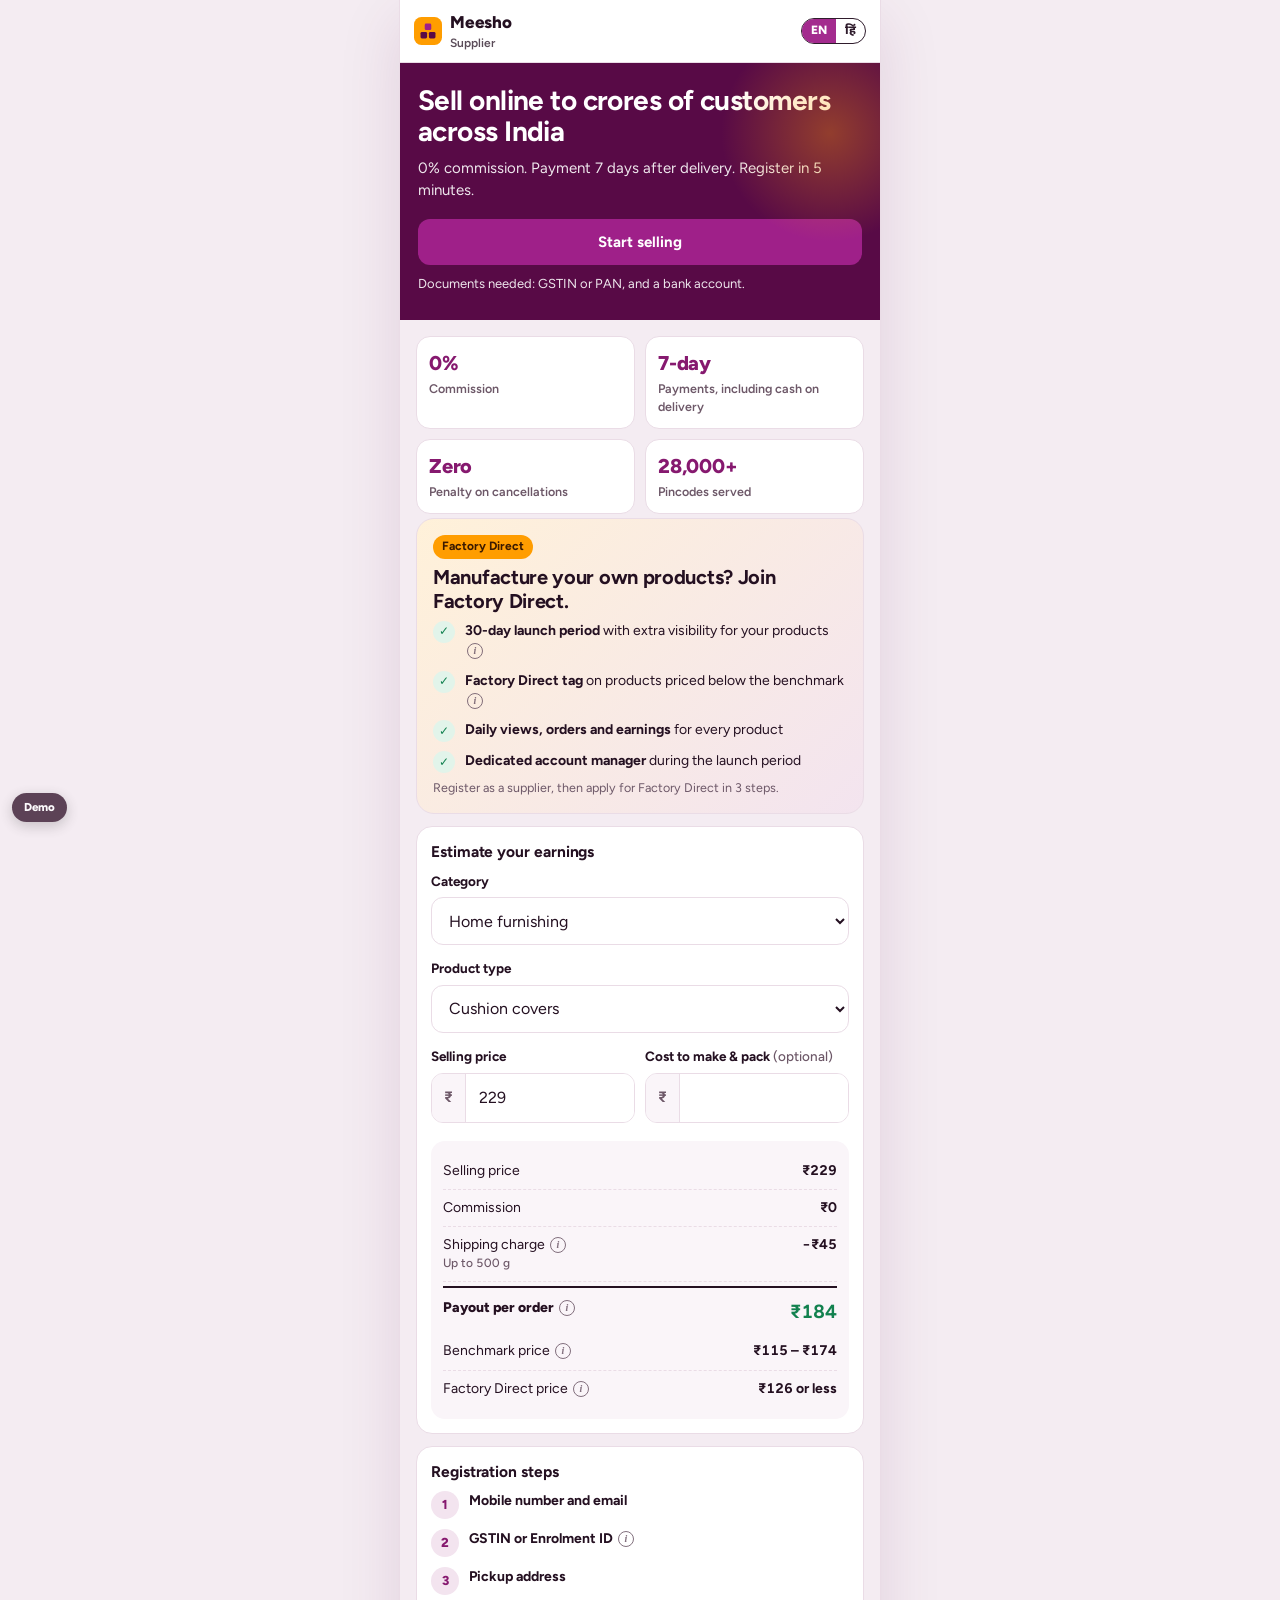
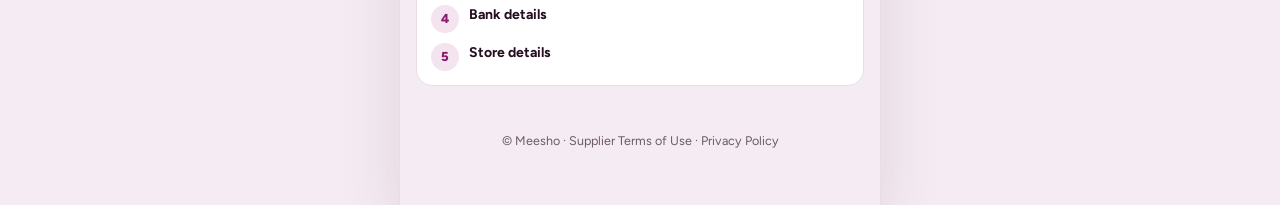
<file: index.html>
<!doctype html><html><head><meta charset="utf-8"><meta http-equiv="refresh" content="0;url=app/?demo=1&amp;reset=1#/"><title>Factory Direct</title></head><body><script>location.replace("app/?demo=1&reset=1#/")</script><a href="app/?demo=1&amp;reset=1#/">Open fresh supplier journey</a></body></html>
</file>
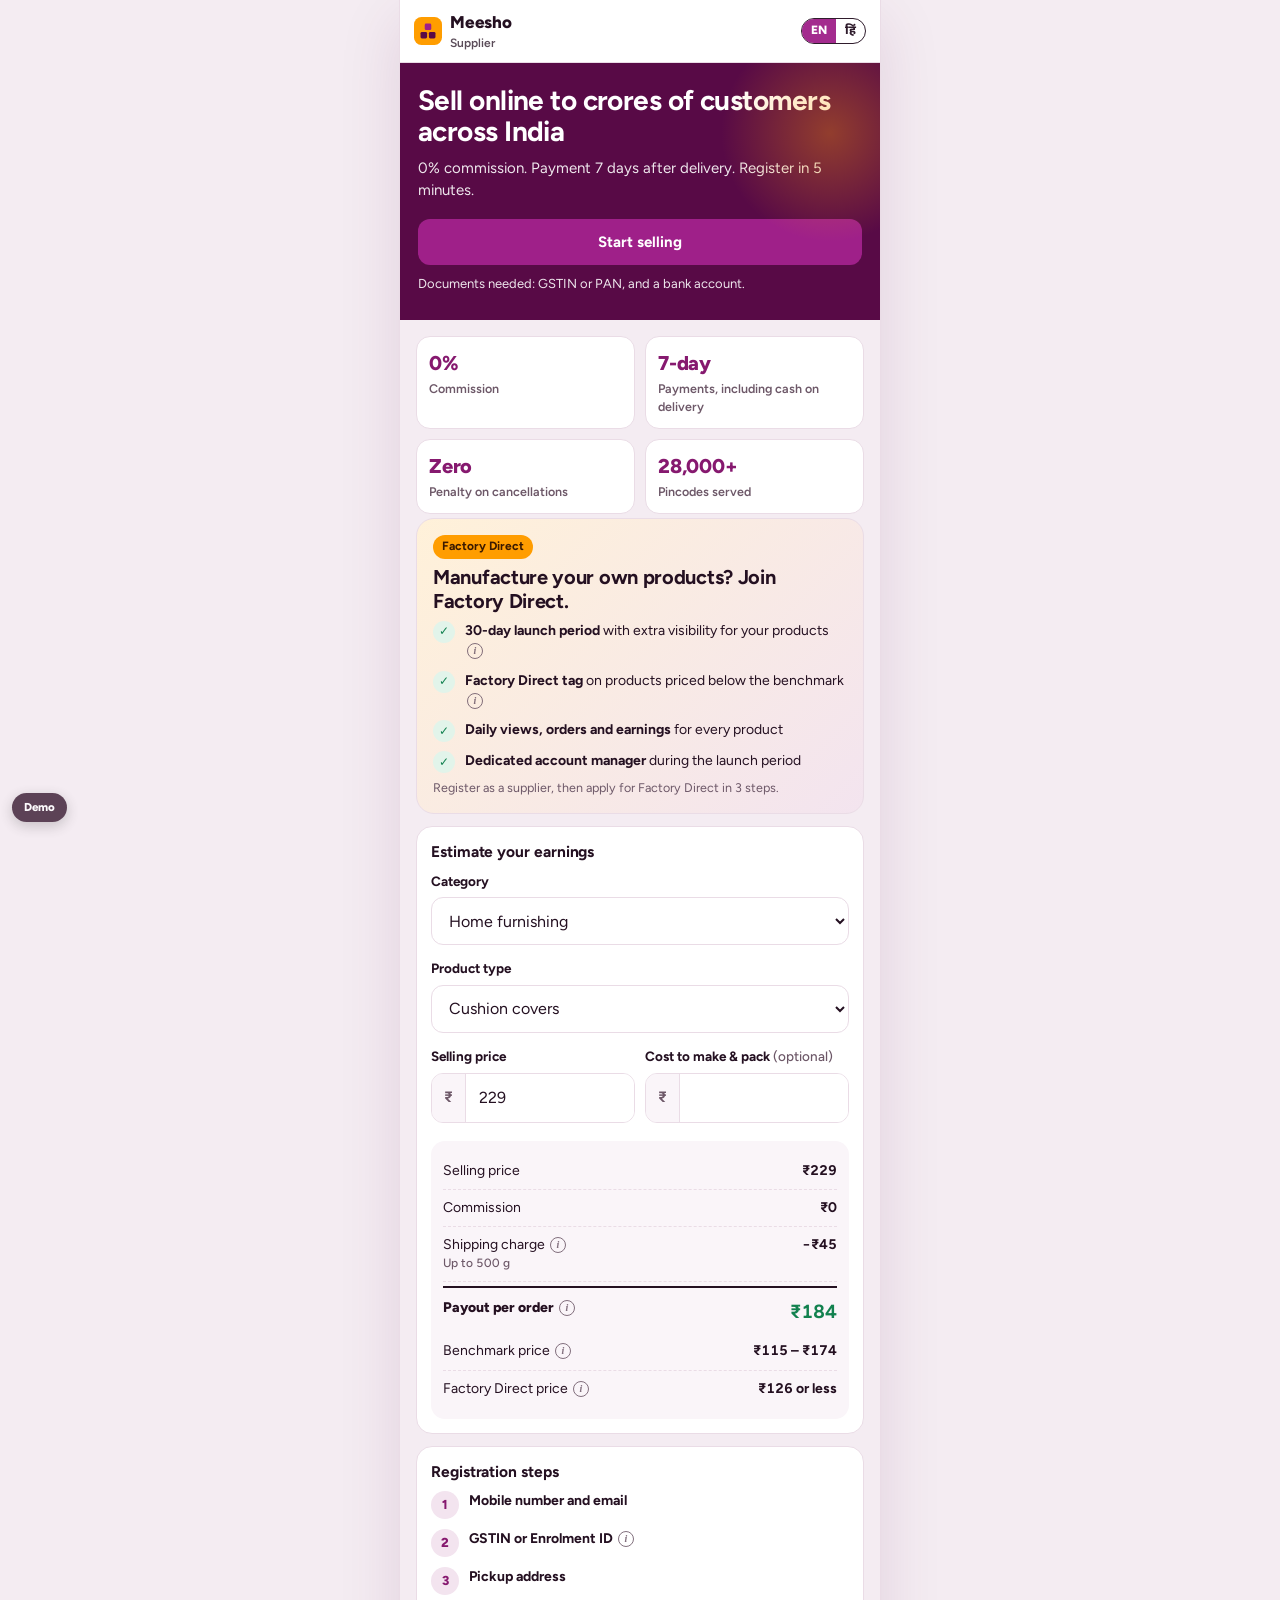
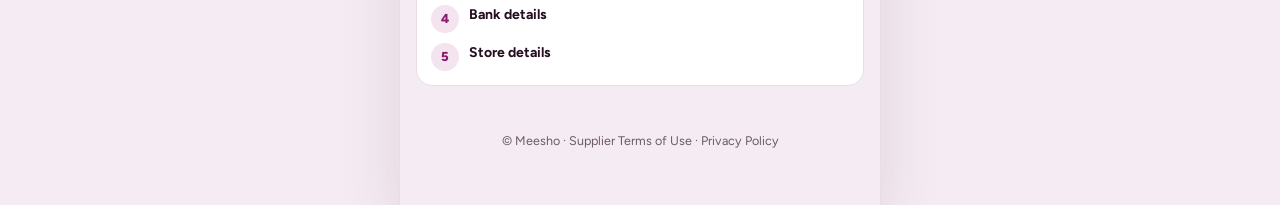
<file: app/index.html>
<!DOCTYPE html>
<html lang="en">
<head>
<meta charset="utf-8">
<meta name="viewport" content="width=device-width, initial-scale=1, viewport-fit=cover">
<meta name="theme-color" content="#580A46">
<meta name="robots" content="noindex">
<title>Meesho Supplier</title>
<link rel="icon" href="data:image/svg+xml,%3Csvg xmlns='http://www.w3.org/2000/svg' viewBox='0 0 30 30'%3E%3Crect width='30' height='30' rx='8' fill='%23FF9D00'/%3E%3Crect x='7' y='16' width='7' height='7' rx='1.5' fill='%23580A46'/%3E%3Crect x='16' y='16' width='7' height='7' rx='1.5' fill='%23580A46'/%3E%3Crect x='11.5' y='7' width='7' height='7' rx='1.5' fill='%239F2089'/%3E%3C/svg%3E">
<link rel="preconnect" href="https://fonts.googleapis.com">
<link rel="preconnect" href="https://fonts.gstatic.com" crossorigin>
<link href="https://fonts.googleapis.com/css2?family=Figtree:wght@400;500;600;700;800&family=Noto+Sans+Devanagari:wght@400;500;600;700;800&display=swap" rel="stylesheet">
<link rel="stylesheet" href="styles.css">
</head>
<body>
<div id="root"><p style="padding:24px;font-family:system-ui">Loading…</p></div>
<div class="toast" id="toast" role="status" aria-live="polite"></div>
<div class="tippop" id="tipPop" role="tooltip" hidden></div>
<noscript><p style="padding:24px">This prototype needs JavaScript.</p></noscript>
<script src="js/data.js"></script>
<script src="js/glossary.js"></script>
<script src="js/store.js"></script>
<script src="js/sim.js"></script>
<script src="js/seller.js"></script>
<script src="js/console.js"></script>
<script src="js/app.js"></script>
</body>
</html>
</file>
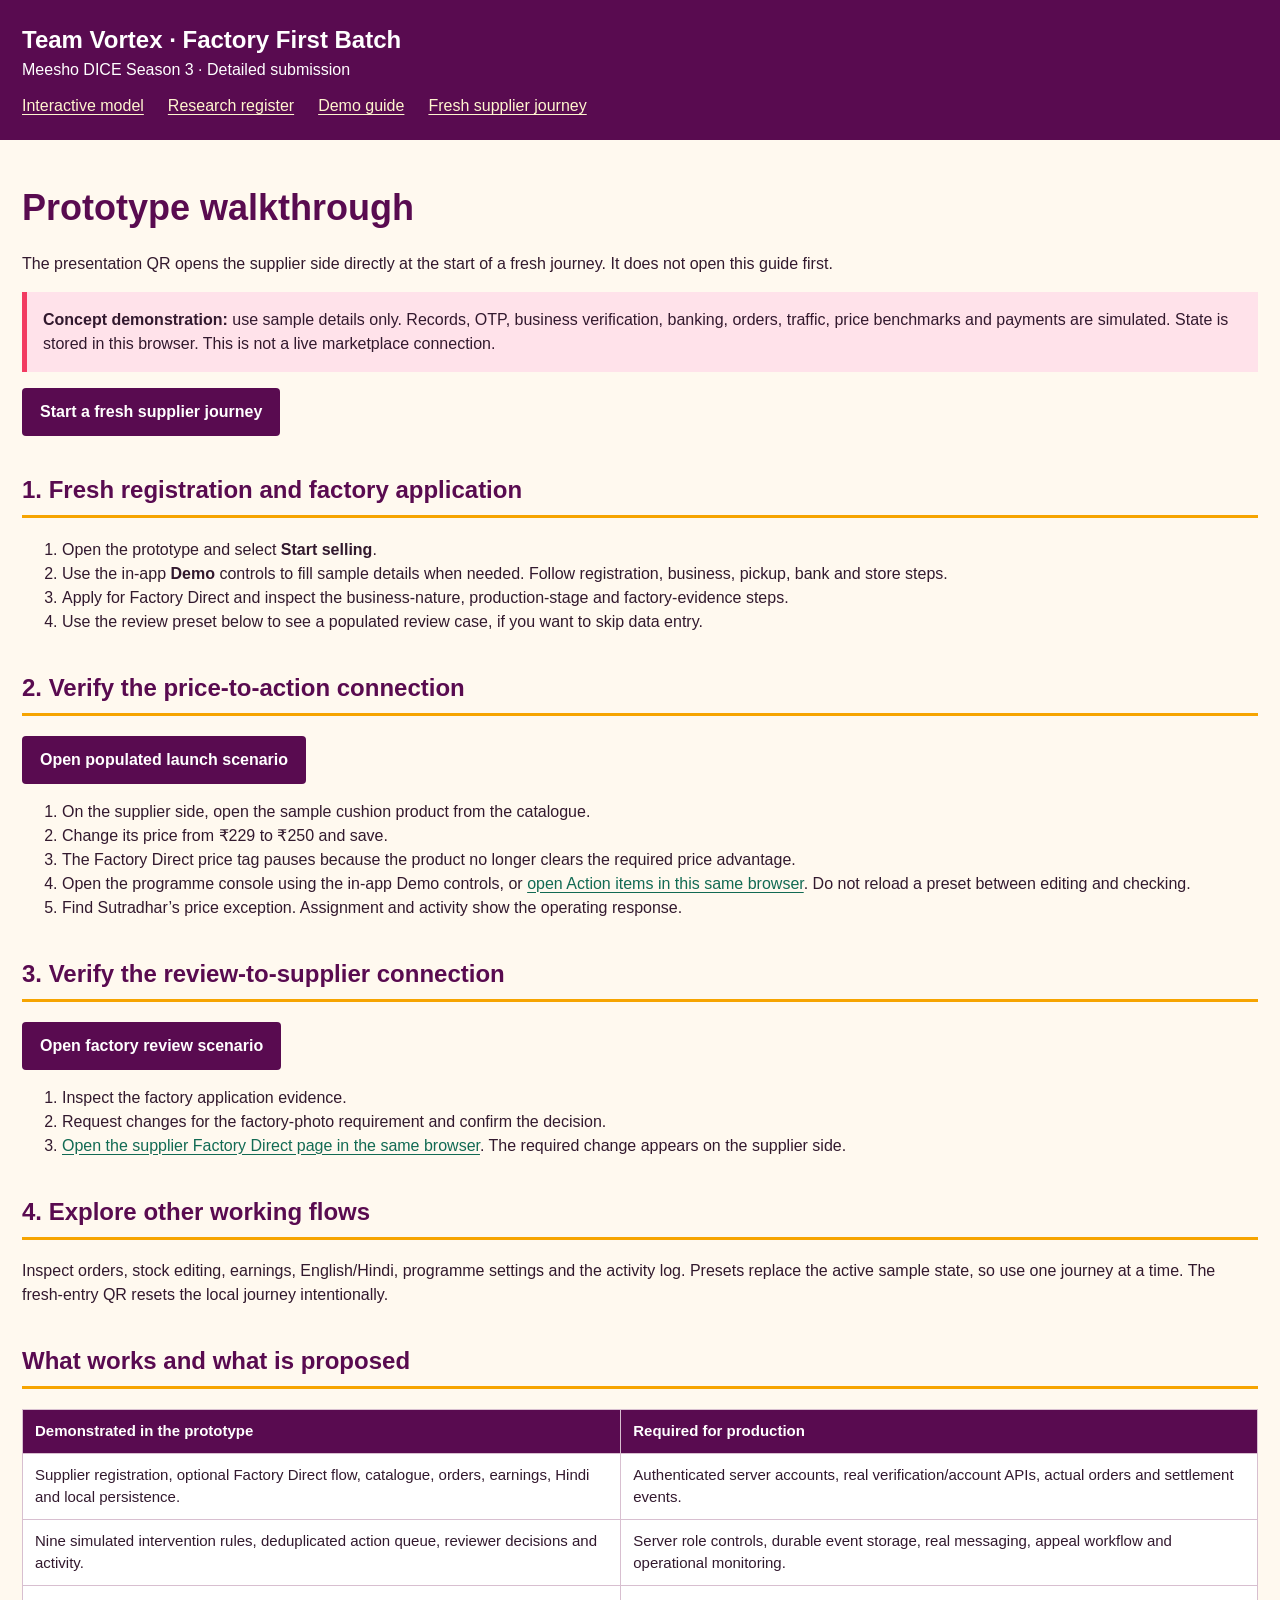
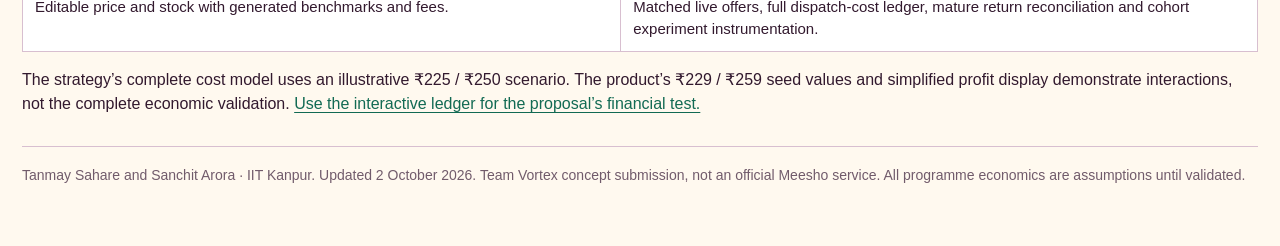
<file: support/demo.html>
<!doctype html><html lang="en"><head><meta charset="utf-8"><meta name="viewport" content="width=device-width,initial-scale=1"><meta name="robots" content="noindex,nofollow"><title>Prototype walkthrough | Team Vortex</title><link rel="stylesheet" href="style.css"></head><body><header><b>Team Vortex · Factory First Batch</b><span>Meesho DICE Season 3 · Detailed submission</span><nav><a href="model.html">Interactive model</a><a href="research.html">Research register</a><a href="demo.html">Demo guide</a><a href="https://vortex-meesho-factory-direct.vercel.app/app/?demo=1&amp;reset=1#/">Fresh supplier journey</a></nav></header><main><h1>Prototype walkthrough</h1><p>The presentation QR opens the supplier side directly at the start of a fresh journey. It does not open this guide first.</p><div class="note warn"><b>Concept demonstration:</b> use sample details only. Records, OTP, business verification, banking, orders, traffic, price benchmarks and payments are simulated. State is stored in this browser. This is not a live marketplace connection.</div><p><a class="button" href="https://vortex-meesho-factory-direct.vercel.app/app/?demo=1&amp;reset=1#/">Start a fresh supplier journey</a></p><h2>1. Fresh registration and factory application</h2><ol><li>Open the prototype and select <b>Start selling</b>.</li><li>Use the in-app <b>Demo</b> controls to fill sample details when needed. Follow registration, business, pickup, bank and store steps.</li><li>Apply for Factory Direct and inspect the business-nature, production-stage and factory-evidence steps.</li><li>Use the review preset below to see a populated review case, if you want to skip data entry.</li></ol><h2>2. Verify the price-to-action connection</h2><p><a class="button" href="../app/?demo=1&amp;preset=launch#/home">Open populated launch scenario</a></p><ol><li>On the supplier side, open the sample cushion product from the catalogue.</li><li>Change its price from ₹229 to ₹250 and save.</li><li>The Factory Direct price tag pauses because the product no longer clears the required price advantage.</li><li>Open the programme console using the in-app Demo controls, or <a href="../app/#/console/actions">open Action items in this same browser</a>. Do not reload a preset between editing and checking.</li><li>Find Sutradhar’s price exception. Assignment and activity show the operating response.</li></ol><h2>3. Verify the review-to-supplier connection</h2><p><a class="button" href="../app/?demo=1&amp;preset=fdreview#/console/verify">Open factory review scenario</a></p><ol><li>Inspect the factory application evidence.</li><li>Request changes for the factory-photo requirement and confirm the decision.</li><li><a href="../app/#/fd">Open the supplier Factory Direct page in the same browser</a>. The required change appears on the supplier side.</li></ol><h2>4. Explore other working flows</h2><p>Inspect orders, stock editing, earnings, English/Hindi, programme settings and the activity log. Presets replace the active sample state, so use one journey at a time. The fresh-entry QR resets the local journey intentionally.</p><h2>What works and what is proposed</h2><table><tr><th>Demonstrated in the prototype</th><th>Required for production</th></tr><tr><td>Supplier registration, optional Factory Direct flow, catalogue, orders, earnings, Hindi and local persistence.</td><td>Authenticated server accounts, real verification/account APIs, actual orders and settlement events.</td></tr><tr><td>Nine simulated intervention rules, deduplicated action queue, reviewer decisions and activity.</td><td>Server role controls, durable event storage, real messaging, appeal workflow and operational monitoring.</td></tr><tr><td>Editable price and stock with generated benchmarks and fees.</td><td>Matched live offers, full dispatch-cost ledger, mature return reconciliation and cohort experiment instrumentation.</td></tr></table><p>The strategy’s complete cost model uses an illustrative ₹225 / ₹250 scenario. The product’s ₹229 / ₹259 seed values and simplified profit display demonstrate interactions, not the complete economic validation. <a href="model.html">Use the interactive ledger for the proposal’s financial test.</a></p><footer>Tanmay Sahare and Sanchit Arora · IIT Kanpur. Updated 2 October 2026. Team Vortex concept submission, not an official Meesho service. All programme economics are assumptions until validated.</footer></main></body></html>
</file>
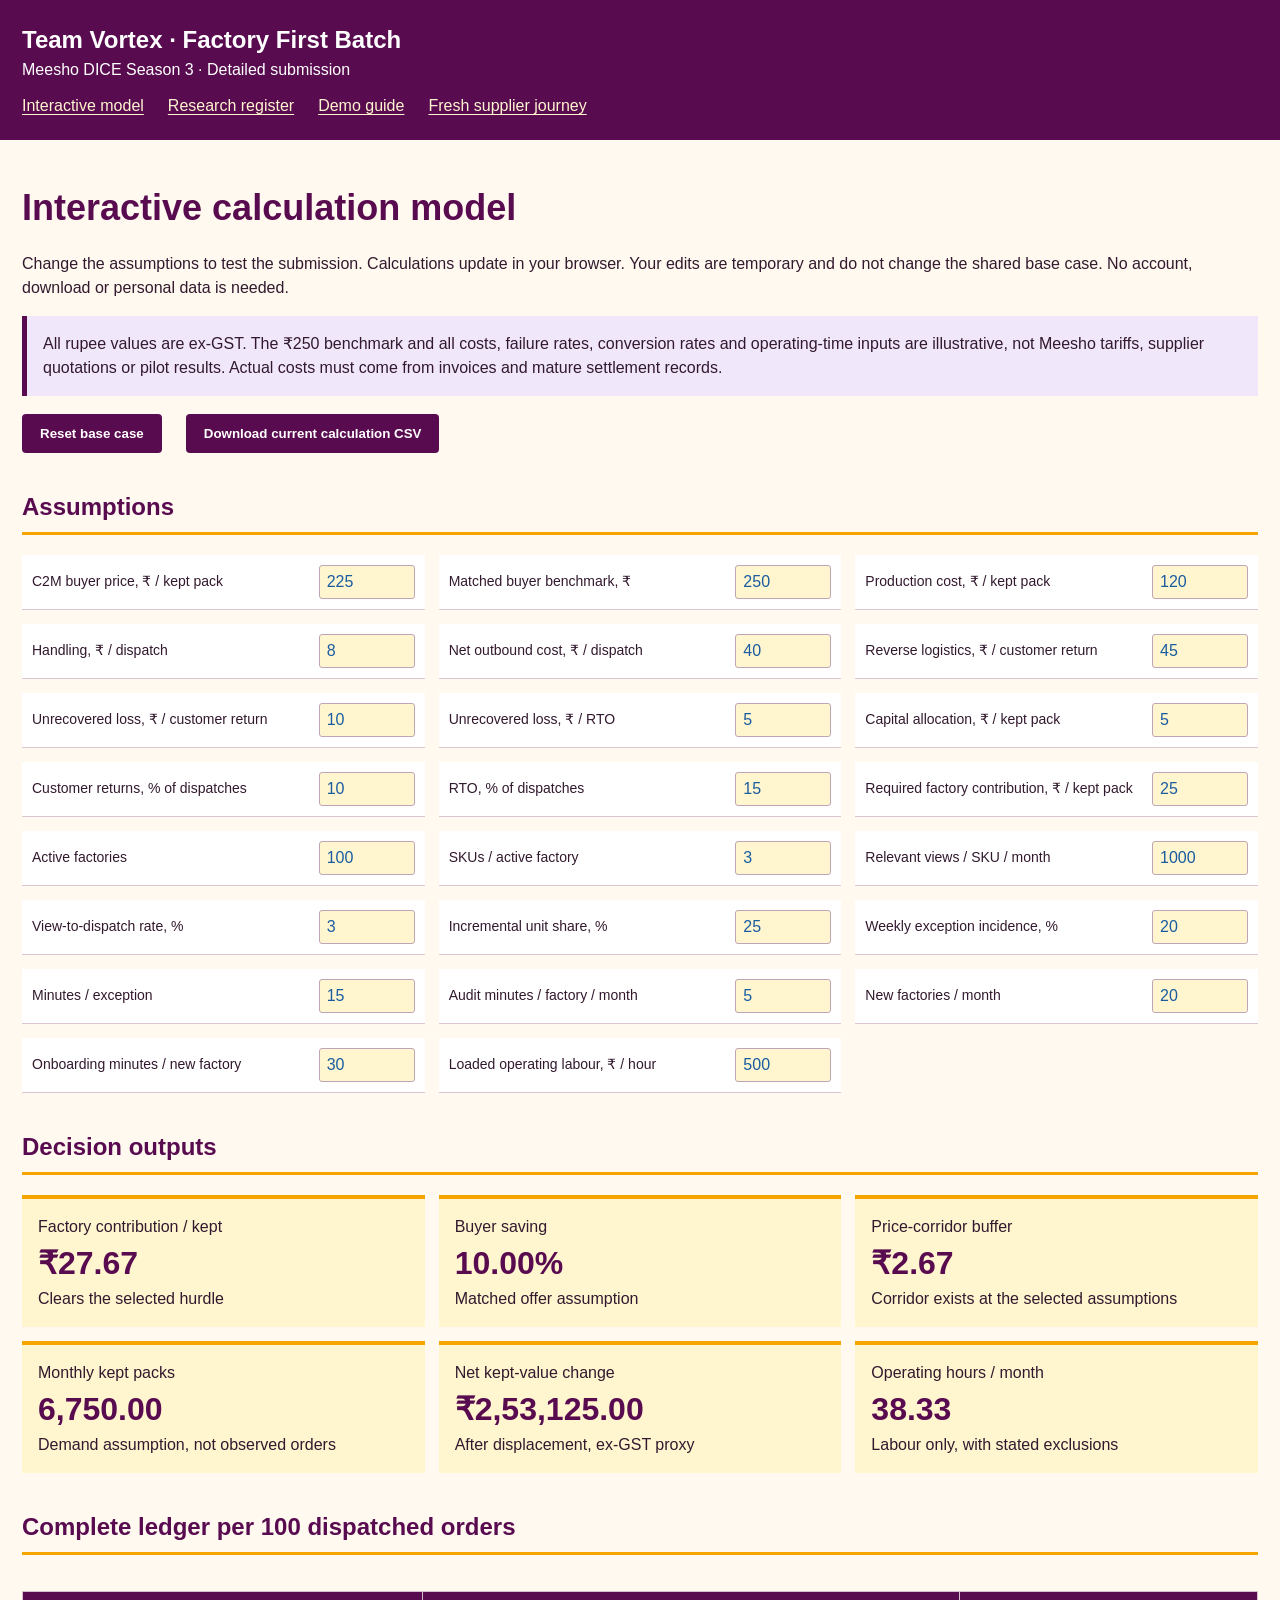
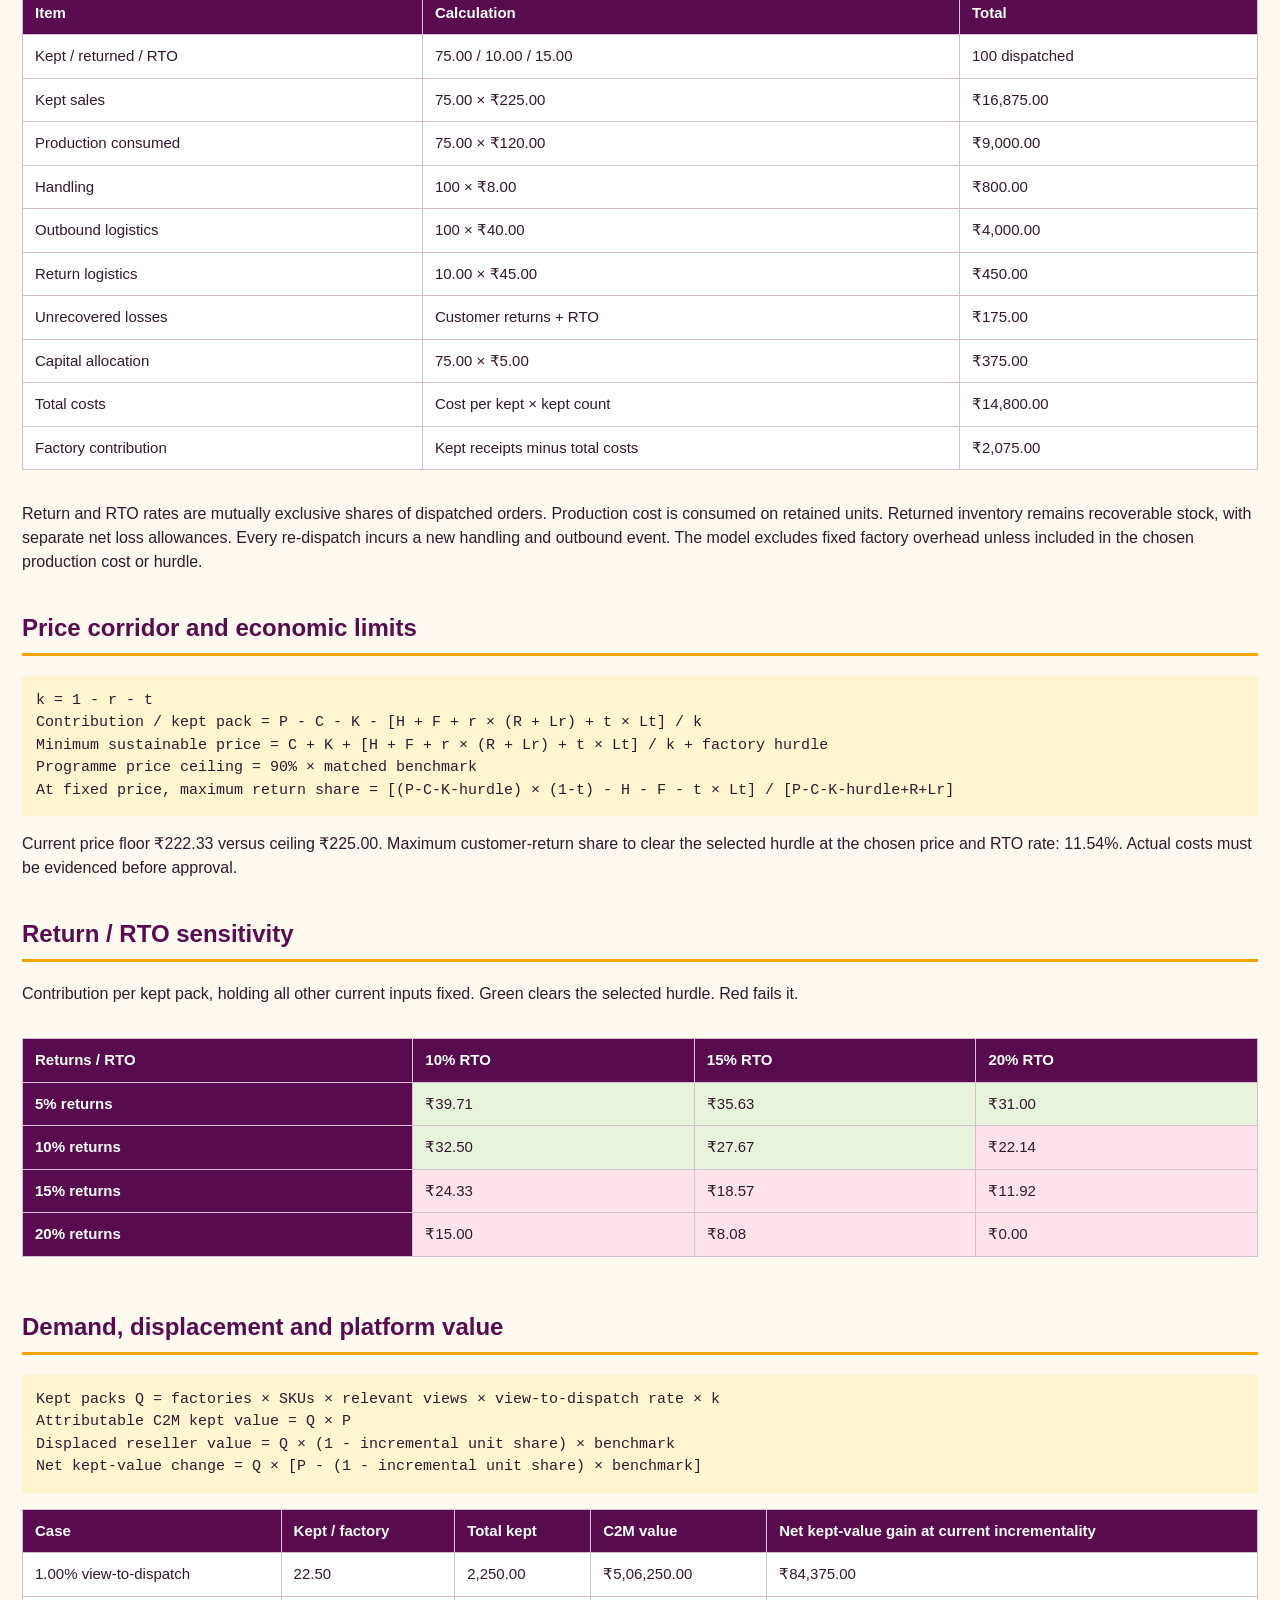
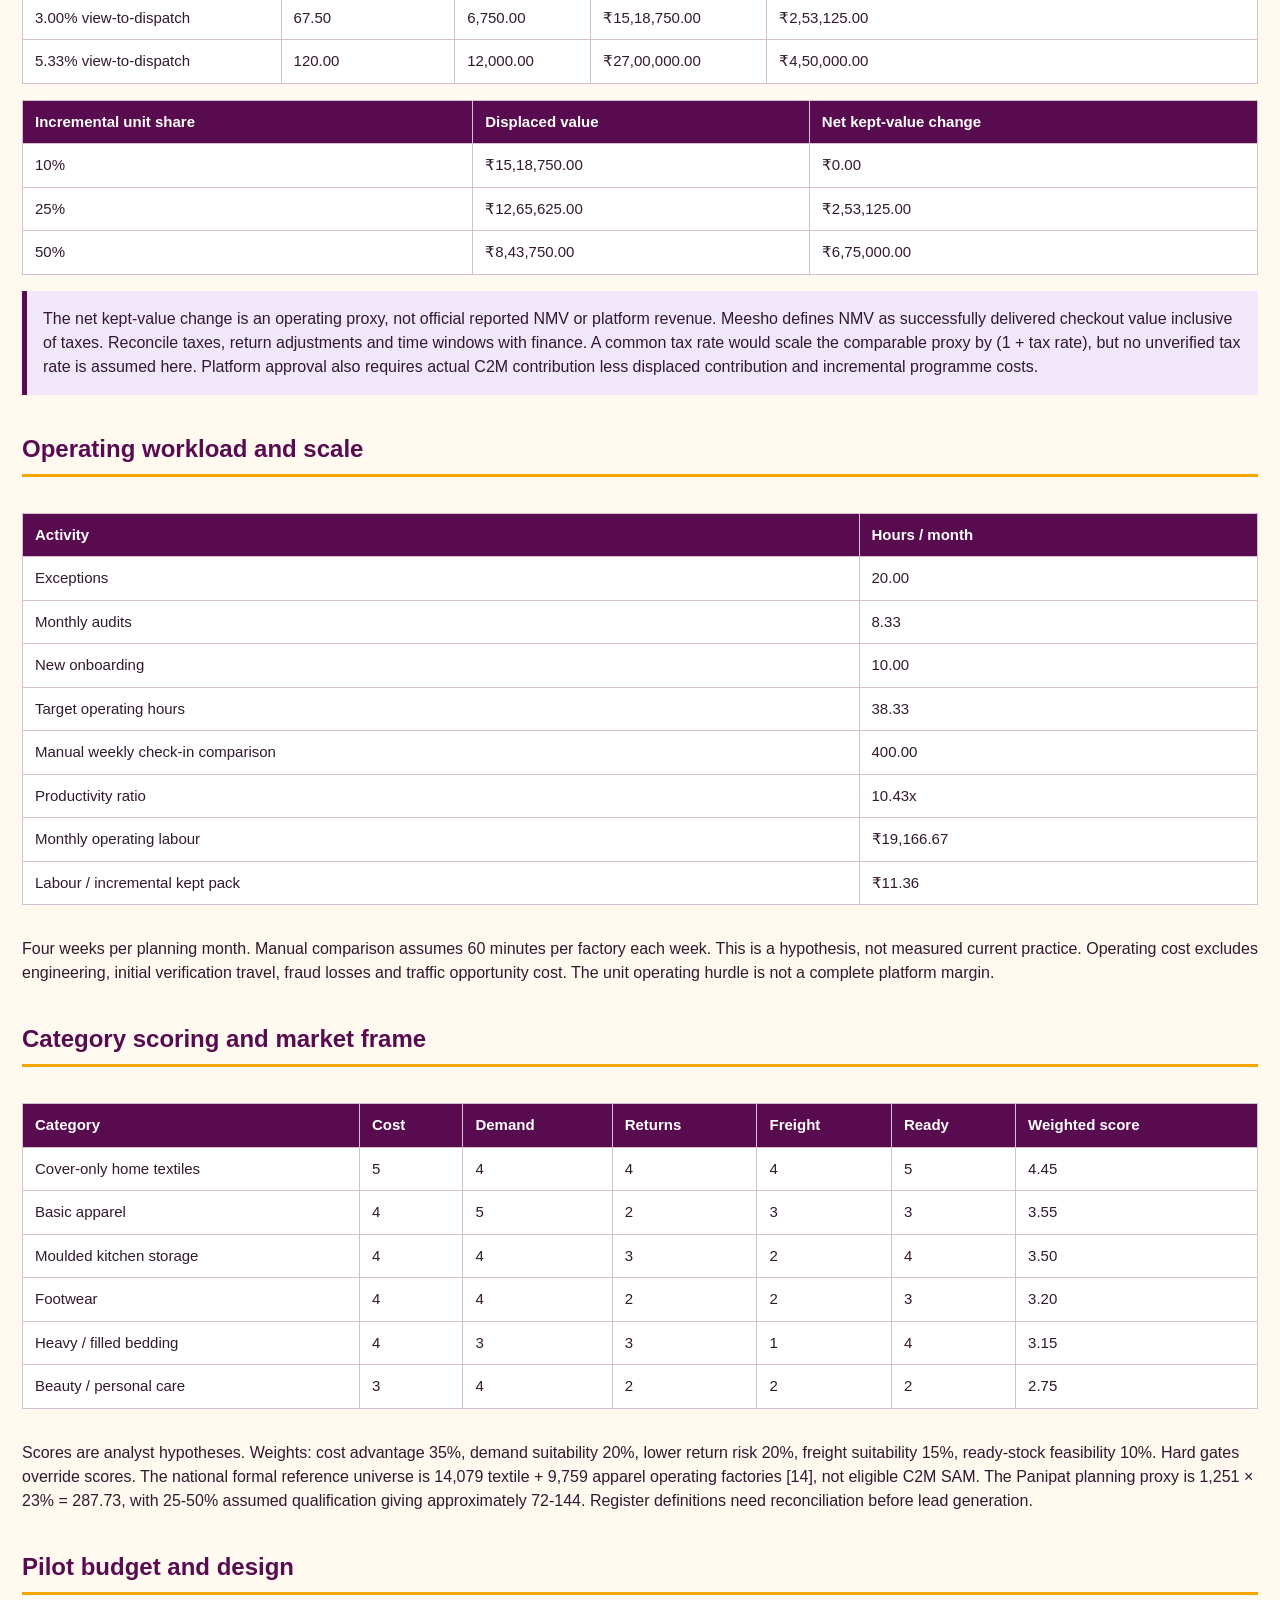
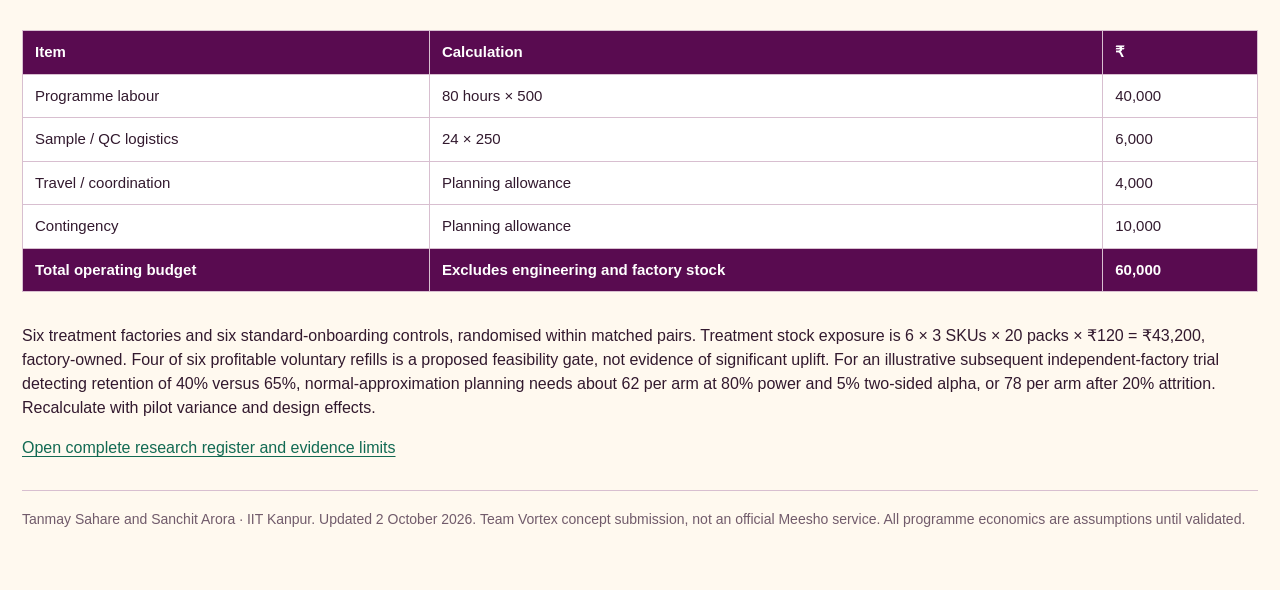
<file: support/model.html>
<!doctype html><html lang="en"><head><meta charset="utf-8"><meta name="viewport" content="width=device-width,initial-scale=1"><meta name="robots" content="noindex,nofollow"><title>Interactive calculation model | Team Vortex</title><link rel="stylesheet" href="style.css"></head><body><header><b>Team Vortex · Factory First Batch</b><span>Meesho DICE Season 3 · Detailed submission</span><nav><a href="model.html">Interactive model</a><a href="research.html">Research register</a><a href="demo.html">Demo guide</a><a href="https://vortex-meesho-factory-direct.vercel.app/app/?demo=1&amp;reset=1#/">Fresh supplier journey</a></nav></header><main><h1>Interactive calculation model</h1><p>Change the assumptions to test the submission. Calculations update in your browser. Your edits are temporary and do not change the shared base case. No account, download or personal data is needed.</p><div class="note">All rupee values are ex-GST. The ₹250 benchmark and all costs, failure rates, conversion rates and operating-time inputs are illustrative, not Meesho tariffs, supplier quotations or pilot results. Actual costs must come from invoices and mature settlement records.</div><div class="flex controls" style="margin-top:18px"><button id="reset">Reset base case</button><button id="csv">Download current calculation CSV</button></div><h2>Assumptions</h2><div class="grid controls"><label for="P">C2M buyer price, ₹ / kept pack<input type="number" id="P" value="225" min="0" step="1"></label><label for="B">Matched buyer benchmark, ₹<input type="number" id="B" value="250" min="0" step="1"></label><label for="C">Production cost, ₹ / kept pack<input type="number" id="C" value="120" min="0" step="1"></label><label for="H">Handling, ₹ / dispatch<input type="number" id="H" value="8" min="0" step="1"></label><label for="F">Net outbound cost, ₹ / dispatch<input type="number" id="F" value="40" min="0" step="1"></label><label for="R">Reverse logistics, ₹ / customer return<input type="number" id="R" value="45" min="0" step="1"></label><label for="Lr">Unrecovered loss, ₹ / customer return<input type="number" id="Lr" value="10" min="0" step="1"></label><label for="Lt">Unrecovered loss, ₹ / RTO<input type="number" id="Lt" value="5" min="0" step="1"></label><label for="K">Capital allocation, ₹ / kept pack<input type="number" id="K" value="5" min="0" step="1"></label><label for="r">Customer returns, % of dispatches<input type="number" id="r" value="10" min="0" step="0.5" max="100"></label><label for="t">RTO, % of dispatches<input type="number" id="t" value="15" min="0" step="0.5" max="100"></label><label for="hurdle">Required factory contribution, ₹ / kept pack<input type="number" id="hurdle" value="25" min="0" step="1"></label><label for="N">Active factories<input type="number" id="N" value="100" min="0" step="1"></label><label for="S">SKUs / active factory<input type="number" id="S" value="3" min="0" step="1"></label><label for="V">Relevant views / SKU / month<input type="number" id="V" value="1000" min="0" step="50"></label><label for="conv">View-to-dispatch rate, %<input type="number" id="conv" value="3" min="0" step="0.1" max="100"></label><label for="inc">Incremental unit share, %<input type="number" id="inc" value="25" min="0" step="1" max="100"></label><label for="e">Weekly exception incidence, %<input type="number" id="e" value="20" min="0" step="1" max="100"></label><label for="minutes">Minutes / exception<input type="number" id="minutes" value="15" min="0" step="1"></label><label for="audit">Audit minutes / factory / month<input type="number" id="audit" value="5" min="0" step="1"></label><label for="new">New factories / month<input type="number" id="new" value="20" min="0" step="1"></label><label for="onboard">Onboarding minutes / new factory<input type="number" id="onboard" value="30" min="0" step="1"></label><label for="rate">Loaded operating labour, ₹ / hour<input type="number" id="rate" value="500" min="0" step="10"></label></div><p id="error" class="note warn" role="alert" hidden></p><h2>Decision outputs</h2><div id="metrics" class="grid" aria-live="polite"></div><h2>Complete ledger per 100 dispatched orders</h2><div class="table" id="ledger"></div><p>Return and RTO rates are mutually exclusive shares of dispatched orders. Production cost is consumed on retained units. Returned inventory remains recoverable stock, with separate net loss allowances. Every re-dispatch incurs a new handling and outbound event. The model excludes fixed factory overhead unless included in the chosen production cost or hurdle.</p><h2>Price corridor and economic limits</h2><div class="formula">k = 1 - r - t<br>Contribution / kept pack = P - C - K - [H + F + r × (R + Lr) + t × Lt] / k<br>Minimum sustainable price = C + K + [H + F + r × (R + Lr) + t × Lt] / k + factory hurdle<br>Programme price ceiling = 90% × matched benchmark<br>At fixed price, maximum return share = [(P-C-K-hurdle) × (1-t) - H - F - t × Lt] / [P-C-K-hurdle+R+Lr]</div><p id="corridor"></p><h2>Return / RTO sensitivity</h2><p>Contribution per kept pack, holding all other current inputs fixed. Green clears the selected hurdle. Red fails it.</p><div class="table" id="stress"></div><h2>Demand, displacement and platform value</h2><div class="formula">Kept packs Q = factories × SKUs × relevant views × view-to-dispatch rate × k<br>Attributable C2M kept value = Q × P<br>Displaced reseller value = Q × (1 - incremental unit share) × benchmark<br>Net kept-value change = Q × [P - (1 - incremental unit share) × benchmark]</div><div id="demand" class="table"></div><div class="note">The net kept-value change is an operating proxy, not official reported NMV or platform revenue. Meesho defines NMV as successfully delivered checkout value inclusive of taxes. Reconcile taxes, return adjustments and time windows with finance. A common tax rate would scale the comparable proxy by (1 + tax rate), but no unverified tax rate is assumed here. Platform approval also requires actual C2M contribution less displaced contribution and incremental programme costs.</div><h2>Operating workload and scale</h2><div id="ops" class="table"></div><p>Four weeks per planning month. Manual comparison assumes 60 minutes per factory each week. This is a hypothesis, not measured current practice. Operating cost excludes engineering, initial verification travel, fraud losses and traffic opportunity cost. The unit operating hurdle is not a complete platform margin.</p><h2>Category scoring and market frame</h2><div id="scoring" class="table"></div><p>Scores are analyst hypotheses. Weights: cost advantage 35%, demand suitability 20%, lower return risk 20%, freight suitability 15%, ready-stock feasibility 10%. Hard gates override scores. The national formal reference universe is 14,079 textile + 9,759 apparel operating factories [14], not eligible C2M SAM. The Panipat planning proxy is 1,251 × 23% = 287.73, with 25-50% assumed qualification giving approximately 72-144. Register definitions need reconciliation before lead generation.</p><h2>Pilot budget and design</h2><div class="table"><table><tr><th>Item</th><th>Calculation</th><th>₹</th></tr><tr><td>Programme labour</td><td>80 hours × 500</td><td>40,000</td></tr><tr><td>Sample / QC logistics</td><td>24 × 250</td><td>6,000</td></tr><tr><td>Travel / coordination</td><td>Planning allowance</td><td>4,000</td></tr><tr><td>Contingency</td><td>Planning allowance</td><td>10,000</td></tr><tr><th>Total operating budget</th><th>Excludes engineering and factory stock</th><th>60,000</th></tr></table></div><p>Six treatment factories and six standard-onboarding controls, randomised within matched pairs. Treatment stock exposure is 6 × 3 SKUs × 20 packs × ₹120 = ₹43,200, factory-owned. Four of six profitable voluntary refills is a proposed feasibility gate, not evidence of significant uplift. For an illustrative subsequent independent-factory trial detecting retention of 40% versus 65%, normal-approximation planning needs about 62 per arm at 80% power and 5% two-sided alpha, or 78 per arm after 20% attrition. Recalculate with pilot variance and design effects.</p><p><a href="research.html">Open complete research register and evidence limits</a></p><footer>Tanmay Sahare and Sanchit Arora · IIT Kanpur. Updated 2 October 2026. Team Vortex concept submission, not an official Meesho service. All programme economics are assumptions until validated.</footer></main><script>
const defaults={"P": 225, "B": 250, "C": 120, "H": 8, "F": 40, "R": 45, "Lr": 10, "Lt": 5, "K": 5, "r": 10, "t": 15, "hurdle": 25, "N": 100, "S": 3, "V": 1000, "conv": 3, "inc": 25, "e": 20, "minutes": 15, "audit": 5, "new": 20, "onboard": 30, "rate": 500};const ids=Object.keys(defaults),el=id=>document.getElementById(id),fmt=(x,n=2)=>Number.isFinite(x)?x.toLocaleString('en-IN',{minimumFractionDigits:n,maximumFractionDigits:n}):'Not defined',ru=x=>'₹'+fmt(x),tbl=(h,rows)=>'<table><thead><tr>'+h.map(x=>'<th>'+x+'</th>').join('')+'</tr></thead><tbody>'+rows.map(r=>'<tr>'+r.map(x=>'<td>'+x+'</td>').join('')+'</tr>').join('')+'</tbody></table>';let current={};
function calculate(){const a=Object.fromEntries(ids.map(k=>[k,Number(el(k).value)]));const r=a.r/100,t=a.t/100,k=1-r-t;const invalid=ids.some(id=>!Number.isFinite(a[id])||a[id]<0)||['r','t','conv','inc','e'].some(id=>a[id]>100)||k<=0||a.B<=0;el('error').hidden=!invalid;if(invalid){el('error').textContent='Enter non-negative values, a positive benchmark and return plus RTO rates below 100%. Percentage inputs cannot exceed 100%.';el('metrics').innerHTML='';return;}const svc=(a.H+a.F+r*(a.R+a.Lr)+t*a.Lt)/k,cost=a.C+a.K+svc,margin=a.P-cost,floor=cost+a.hurdle,ceiling=.9*a.B,q=a.N*a.S*a.V*a.conv/100*k,value=q*a.P,displaced=q*(1-a.inc/100)*a.B,delta=value-displaced,eh=a.N*a.e/100*a.minutes*4/60,ah=a.N*a.audit/60,oh=a.new*a.onboard/60,hours=eh+ah+oh,baseline=a.N*4,labour=hours*a.rate,incremental=q*a.inc/100,breakeven=incremental>0?labour/incremental:NaN,m=a.P-a.C-a.K-a.hurdle,maxr=(m*(1-t)-a.H-a.F-t*a.Lt)/(m+a.R+a.Lr);
current={...a,keptShare:k,contribution:margin,priceFloor:floor,priceCeiling:ceiling,keptPacks:q,c2mValue:value,displacedValue:displaced,netKeptValue:delta,operatingHours:hours,labourCost:labour,opsPerIncremental:breakeven};
el('metrics').innerHTML=[['Factory contribution / kept',ru(margin),margin>=a.hurdle?'Clears the selected hurdle':'Fails the selected hurdle'],['Buyer saving',fmt((1-a.P/a.B)*100)+'%','Matched offer assumption'],['Price-corridor buffer',ru(ceiling-floor),ceiling>=floor?'Corridor exists at the selected assumptions':'No viable price corridor'],['Monthly kept packs',fmt(q),'Demand assumption, not observed orders'],['Net kept-value change',ru(delta),'After displacement, ex-GST proxy'],['Operating hours / month',fmt(hours),'Labour only, with stated exclusions']].map(v=>'<div class="metric">'+v[0]+'<strong>'+v[1]+'</strong>'+v[2]+'</div>').join('');
const rows=[['Kept / returned / RTO',fmt(100*k)+' / '+fmt(100*r)+' / '+fmt(100*t),'100 dispatched'],['Kept sales',fmt(100*k)+' × '+ru(a.P),ru(100*k*a.P)],['Production consumed',fmt(100*k)+' × '+ru(a.C),ru(100*k*a.C)],['Handling','100 × '+ru(a.H),ru(100*a.H)],['Outbound logistics','100 × '+ru(a.F),ru(100*a.F)],['Return logistics',fmt(100*r)+' × '+ru(a.R),ru(100*r*a.R)],['Unrecovered losses','Customer returns + RTO',ru(100*r*a.Lr+100*t*a.Lt)],['Capital allocation',fmt(100*k)+' × '+ru(a.K),ru(100*k*a.K)],['Total costs','Cost per kept × kept count',ru(100*k*cost)],['Factory contribution','Kept receipts minus total costs',ru(100*k*margin)]];el('ledger').innerHTML=tbl(['Item','Calculation','Total'],rows);
el('corridor').textContent='Current price floor '+ru(floor)+' versus ceiling '+ru(ceiling)+'. Maximum customer-return share to clear the selected hurdle at the chosen price and RTO rate: '+(maxr>=0&&maxr<1-t?fmt(maxr*100)+'%':'no feasible interior threshold')+'. Actual costs must be evidenced before approval.';
const rr=[.05,.1,.15,.2],tt=[.1,.15,.2];el('stress').innerHTML='<table><tr><th>Returns / RTO</th>'+tt.map(t=>'<th>'+fmt(t*100,0)+'% RTO</th>').join('')+'</tr>'+rr.map(r=>'<tr><th>'+fmt(r*100,0)+'% returns</th>'+tt.map(t=>{const m=a.P-a.C-a.K-(a.H+a.F+r*(a.R+a.Lr)+t*a.Lt)/(1-r-t);return '<td class="'+(m>=a.hurdle?'good':'bad')+'">'+ru(m)+'</td>';}).join('')+'</tr>').join('')+'</table>';
el('demand').innerHTML=tbl(['Case','Kept / factory','Total kept','C2M value','Net kept-value gain at current incrementality'],[1,3,16/3].map(c=>{const per=a.S*a.V*c/100*k,Q=per*a.N;return [fmt(c)+'% view-to-dispatch',fmt(per),fmt(Q),ru(Q*a.P),ru(Q*(a.P-(1-a.inc/100)*a.B))];}))+tbl(['Incremental unit share','Displaced value','Net kept-value change'],[.1,.25,.5].map(i=>[fmt(i*100,0)+'%',ru(q*(1-i)*a.B),ru(q*(a.P-(1-i)*a.B))]));
el('ops').innerHTML=tbl(['Activity','Hours / month'],[['Exceptions',fmt(eh)],['Monthly audits',fmt(ah)],['New onboarding',fmt(oh)],['Target operating hours',fmt(hours)],['Manual weekly check-in comparison',fmt(baseline)],['Productivity ratio',hours?fmt(baseline/hours)+'x':'Not defined'],['Monthly operating labour',ru(labour)],['Labour / incremental kept pack',ru(breakeven)]]);
el('scoring').innerHTML=tbl(['Category','Cost','Demand','Returns','Freight','Ready','Weighted score'],[['Cover-only home textiles',5,4,4,4,5],['Basic apparel',4,5,2,3,3],['Moulded kitchen storage',4,4,3,2,4],['Footwear',4,4,2,2,3],['Heavy / filled bedding',4,3,3,1,4],['Beauty / personal care',3,4,2,2,2]].map(r=>[...r,fmt(r.slice(1).reduce((sum,v,i)=>sum+v*[.35,.2,.2,.15,.1][i],0))]));}
ids.forEach(k=>el(k).addEventListener('input',calculate));el('reset').onclick=()=>{ids.forEach(k=>el(k).value=defaults[k]);calculate();};el('csv').onclick=()=>{if(!el('error').hidden)return;const csv='Field,Value\n'+Object.entries(current).map(([k,v])=>k+','+v).join('\n');const url=URL.createObjectURL(new Blob([csv],{type:'text/csv'})),a=document.createElement('a');a.href=url;a.download='Vortex_Current_Model.csv';a.click();URL.revokeObjectURL(url);};calculate();
</script></body></html>
</file>
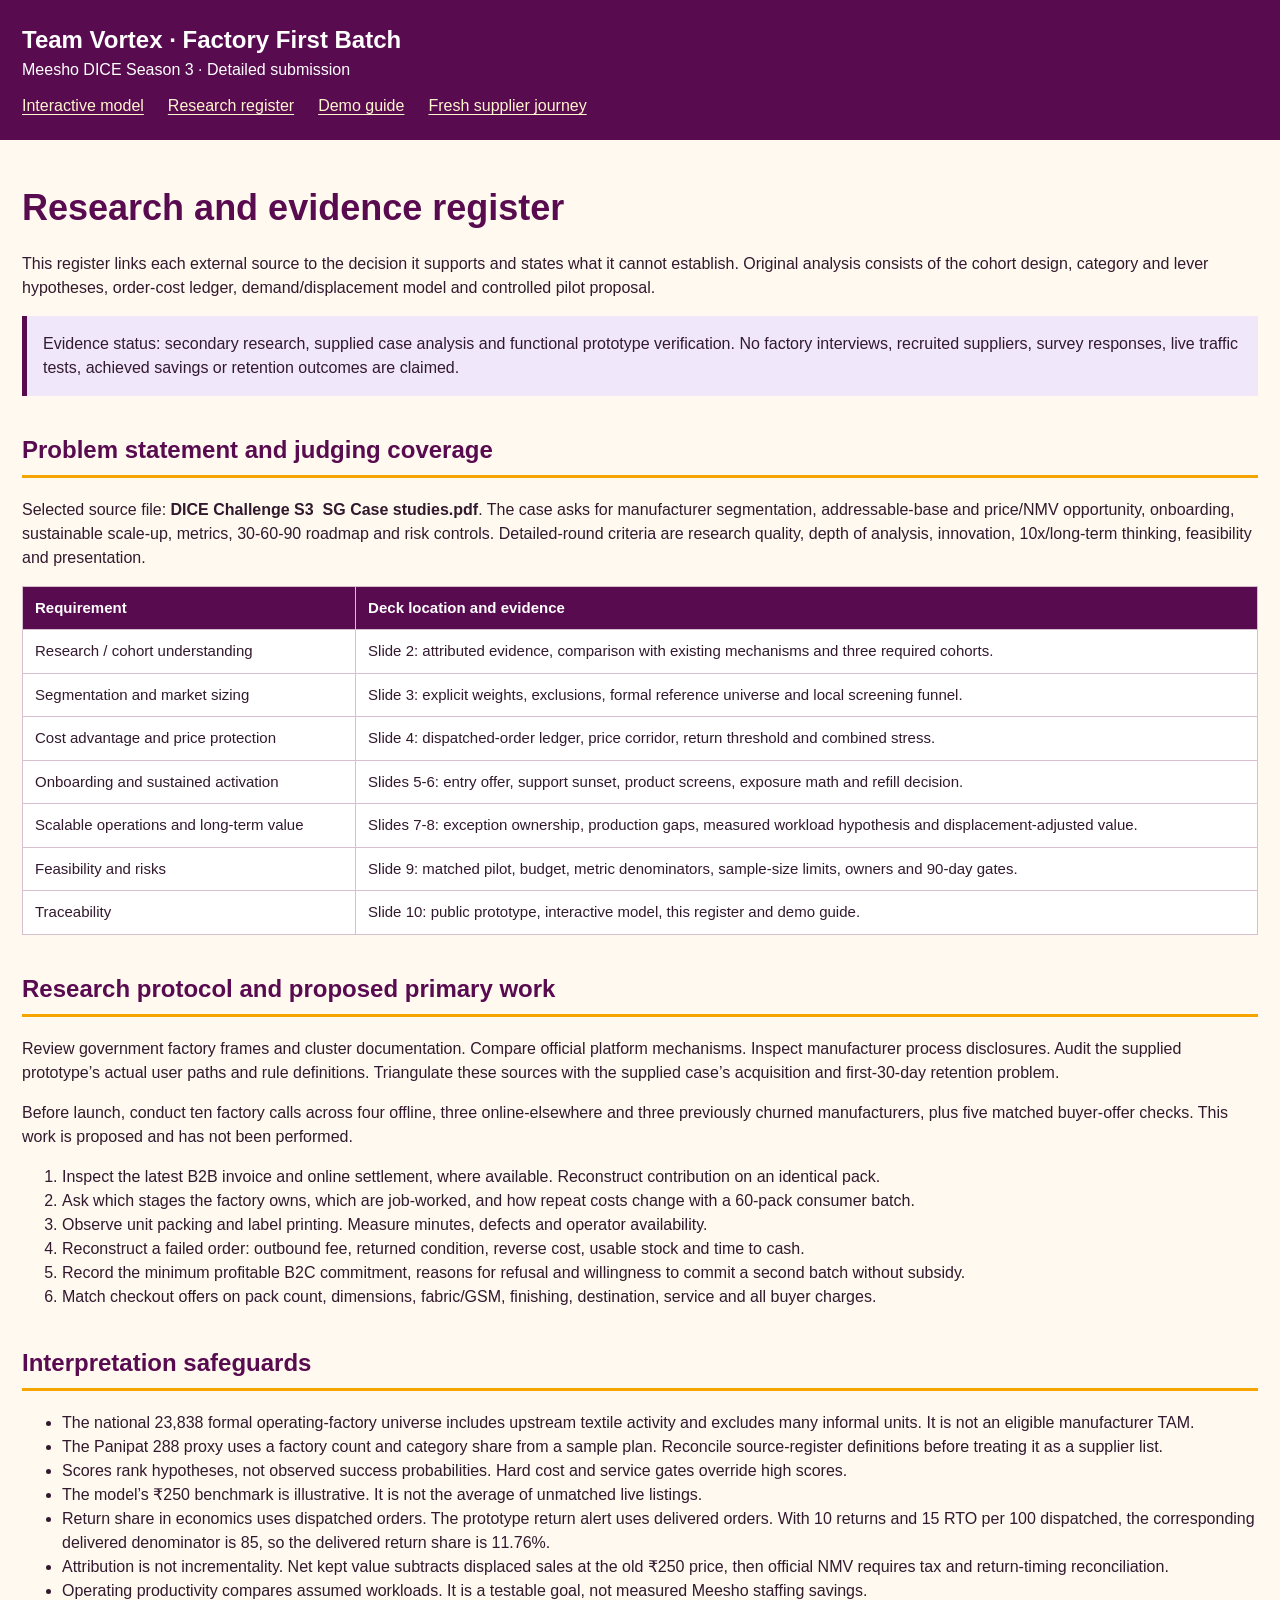
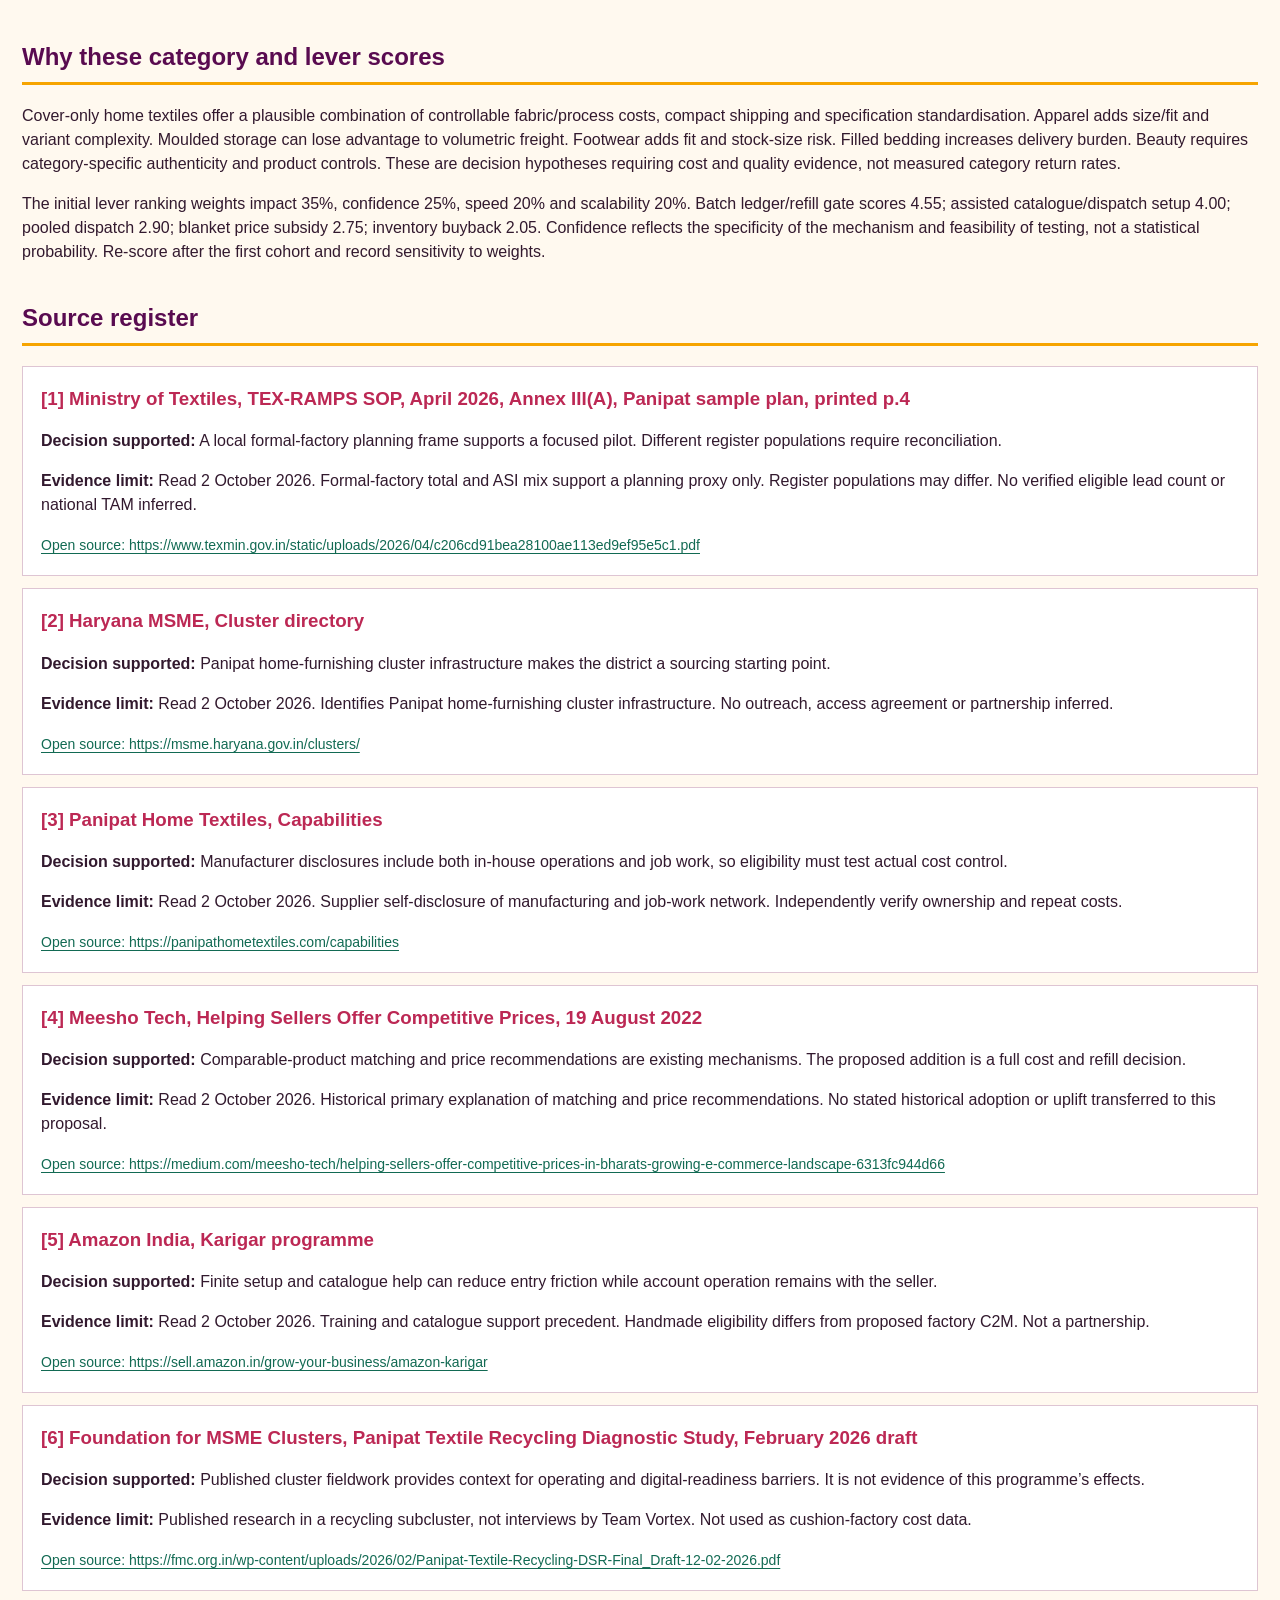
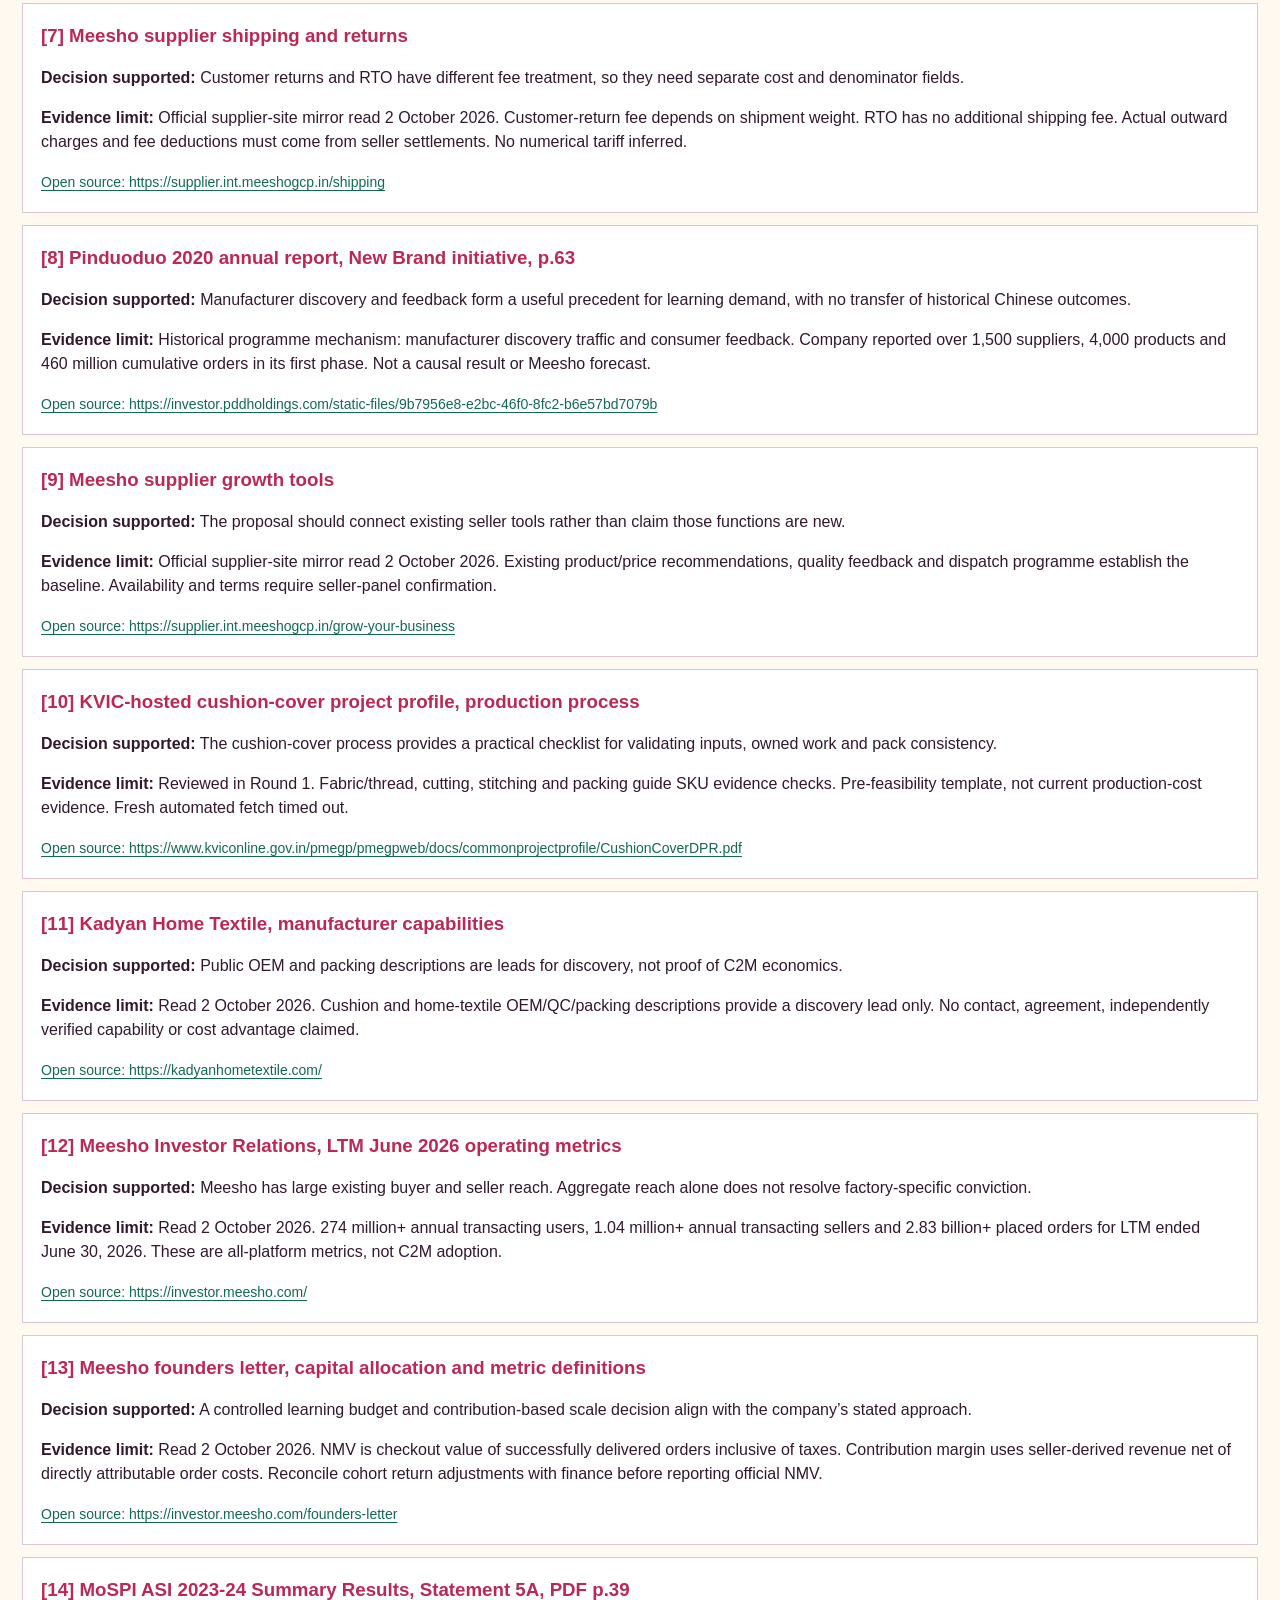
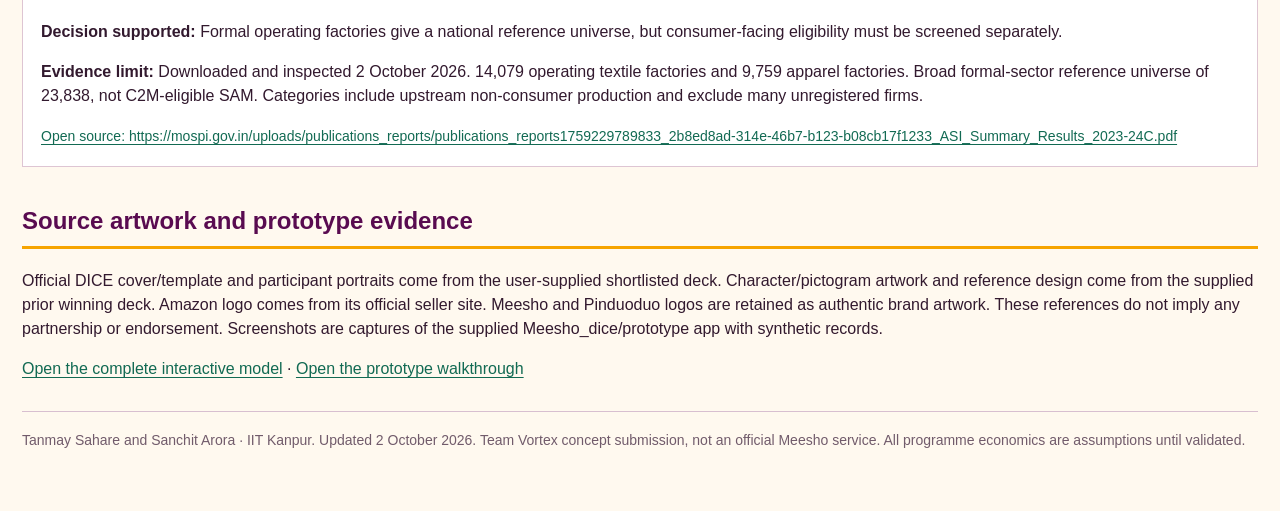
<file: support/research.html>
<!doctype html><html lang="en"><head><meta charset="utf-8"><meta name="viewport" content="width=device-width,initial-scale=1"><meta name="robots" content="noindex,nofollow"><title>Research and evidence register | Team Vortex</title><link rel="stylesheet" href="style.css"></head><body><header><b>Team Vortex · Factory First Batch</b><span>Meesho DICE Season 3 · Detailed submission</span><nav><a href="model.html">Interactive model</a><a href="research.html">Research register</a><a href="demo.html">Demo guide</a><a href="https://vortex-meesho-factory-direct.vercel.app/app/?demo=1&amp;reset=1#/">Fresh supplier journey</a></nav></header><main><h1>Research and evidence register</h1><p>This register links each external source to the decision it supports and states what it cannot establish. Original analysis consists of the cohort design, category and lever hypotheses, order-cost ledger, demand/displacement model and controlled pilot proposal.</p><div class="note">Evidence status: secondary research, supplied case analysis and functional prototype verification. No factory interviews, recruited suppliers, survey responses, live traffic tests, achieved savings or retention outcomes are claimed.</div><h2>Problem statement and judging coverage</h2><p>Selected source file: <b>DICE Challenge S3&nbsp; SG Case studies.pdf</b>. The case asks for manufacturer segmentation, addressable-base and price/NMV opportunity, onboarding, sustainable scale-up, metrics, 30-60-90 roadmap and risk controls. Detailed-round criteria are research quality, depth of analysis, innovation, 10x/long-term thinking, feasibility and presentation.</p><table><tr><th>Requirement</th><th>Deck location and evidence</th></tr><tr><td>Research / cohort understanding</td><td>Slide 2: attributed evidence, comparison with existing mechanisms and three required cohorts.</td></tr><tr><td>Segmentation and market sizing</td><td>Slide 3: explicit weights, exclusions, formal reference universe and local screening funnel.</td></tr><tr><td>Cost advantage and price protection</td><td>Slide 4: dispatched-order ledger, price corridor, return threshold and combined stress.</td></tr><tr><td>Onboarding and sustained activation</td><td>Slides 5-6: entry offer, support sunset, product screens, exposure math and refill decision.</td></tr><tr><td>Scalable operations and long-term value</td><td>Slides 7-8: exception ownership, production gaps, measured workload hypothesis and displacement-adjusted value.</td></tr><tr><td>Feasibility and risks</td><td>Slide 9: matched pilot, budget, metric denominators, sample-size limits, owners and 90-day gates.</td></tr><tr><td>Traceability</td><td>Slide 10: public prototype, interactive model, this register and demo guide.</td></tr></table><h2>Research protocol and proposed primary work</h2><p>Review government factory frames and cluster documentation. Compare official platform mechanisms. Inspect manufacturer process disclosures. Audit the supplied prototype’s actual user paths and rule definitions. Triangulate these sources with the supplied case’s acquisition and first-30-day retention problem.</p><p>Before launch, conduct ten factory calls across four offline, three online-elsewhere and three previously churned manufacturers, plus five matched buyer-offer checks. This work is proposed and has not been performed.</p><ol><li>Inspect the latest B2B invoice and online settlement, where available. Reconstruct contribution on an identical pack.</li><li>Ask which stages the factory owns, which are job-worked, and how repeat costs change with a 60-pack consumer batch.</li><li>Observe unit packing and label printing. Measure minutes, defects and operator availability.</li><li>Reconstruct a failed order: outbound fee, returned condition, reverse cost, usable stock and time to cash.</li><li>Record the minimum profitable B2C commitment, reasons for refusal and willingness to commit a second batch without subsidy.</li><li>Match checkout offers on pack count, dimensions, fabric/GSM, finishing, destination, service and all buyer charges.</li></ol><h2>Interpretation safeguards</h2><ul><li>The national 23,838 formal operating-factory universe includes upstream textile activity and excludes many informal units. It is not an eligible manufacturer TAM.</li><li>The Panipat 288 proxy uses a factory count and category share from a sample plan. Reconcile source-register definitions before treating it as a supplier list.</li><li>Scores rank hypotheses, not observed success probabilities. Hard cost and service gates override high scores.</li><li>The model’s ₹250 benchmark is illustrative. It is not the average of unmatched live listings.</li><li>Return share in economics uses dispatched orders. The prototype return alert uses delivered orders. With 10 returns and 15 RTO per 100 dispatched, the corresponding delivered denominator is 85, so the delivered return share is 11.76%.</li><li>Attribution is not incrementality. Net kept value subtracts displaced sales at the old ₹250 price, then official NMV requires tax and return-timing reconciliation.</li><li>Operating productivity compares assumed workloads. It is a testable goal, not measured Meesho staffing savings.</li></ul><h2>Why these category and lever scores</h2><p>Cover-only home textiles offer a plausible combination of controllable fabric/process costs, compact shipping and specification standardisation. Apparel adds size/fit and variant complexity. Moulded storage can lose advantage to volumetric freight. Footwear adds fit and stock-size risk. Filled bedding increases delivery burden. Beauty requires category-specific authenticity and product controls. These are decision hypotheses requiring cost and quality evidence, not measured category return rates.</p><p>The initial lever ranking weights impact 35%, confidence 25%, speed 20% and scalability 20%. Batch ledger/refill gate scores 4.55; assisted catalogue/dispatch setup 4.00; pooled dispatch 2.90; blanket price subsidy 2.75; inventory buyback 2.05. Confidence reflects the specificity of the mechanism and feasibility of testing, not a statistical probability. Re-score after the first cohort and record sensitivity to weights.</p><h2>Source register</h2><article class="source" id="s1"><h3>[1] Ministry of Textiles, TEX-RAMPS SOP, April 2026, Annex III(A), Panipat sample plan, printed p.4</h3><p><b>Decision supported:</b> A local formal-factory planning frame supports a focused pilot. Different register populations require reconciliation.</p><p><b>Evidence limit:</b> Read 2 October 2026. Formal-factory total and ASI mix support a planning proxy only. Register populations may differ. No verified eligible lead count or national TAM inferred.</p><a class="url" target="_blank" rel="noopener" href="https://www.texmin.gov.in/static/uploads/2026/04/c206cd91bea28100ae113ed9ef95e5c1.pdf">Open source: https://www.texmin.gov.in/static/uploads/2026/04/c206cd91bea28100ae113ed9ef95e5c1.pdf</a></article><article class="source" id="s2"><h3>[2] Haryana MSME, Cluster directory</h3><p><b>Decision supported:</b> Panipat home-furnishing cluster infrastructure makes the district a sourcing starting point.</p><p><b>Evidence limit:</b> Read 2 October 2026. Identifies Panipat home-furnishing cluster infrastructure. No outreach, access agreement or partnership inferred.</p><a class="url" target="_blank" rel="noopener" href="https://msme.haryana.gov.in/clusters/">Open source: https://msme.haryana.gov.in/clusters/</a></article><article class="source" id="s3"><h3>[3] Panipat Home Textiles, Capabilities</h3><p><b>Decision supported:</b> Manufacturer disclosures include both in-house operations and job work, so eligibility must test actual cost control.</p><p><b>Evidence limit:</b> Read 2 October 2026. Supplier self-disclosure of manufacturing and job-work network. Independently verify ownership and repeat costs.</p><a class="url" target="_blank" rel="noopener" href="https://panipathometextiles.com/capabilities">Open source: https://panipathometextiles.com/capabilities</a></article><article class="source" id="s4"><h3>[4] Meesho Tech, Helping Sellers Offer Competitive Prices, 19 August 2022</h3><p><b>Decision supported:</b> Comparable-product matching and price recommendations are existing mechanisms. The proposed addition is a full cost and refill decision.</p><p><b>Evidence limit:</b> Read 2 October 2026. Historical primary explanation of matching and price recommendations. No stated historical adoption or uplift transferred to this proposal.</p><a class="url" target="_blank" rel="noopener" href="https://medium.com/meesho-tech/helping-sellers-offer-competitive-prices-in-bharats-growing-e-commerce-landscape-6313fc944d66">Open source: https://medium.com/meesho-tech/helping-sellers-offer-competitive-prices-in-bharats-growing-e-commerce-landscape-6313fc944d66</a></article><article class="source" id="s5"><h3>[5] Amazon India, Karigar programme</h3><p><b>Decision supported:</b> Finite setup and catalogue help can reduce entry friction while account operation remains with the seller.</p><p><b>Evidence limit:</b> Read 2 October 2026. Training and catalogue support precedent. Handmade eligibility differs from proposed factory C2M. Not a partnership.</p><a class="url" target="_blank" rel="noopener" href="https://sell.amazon.in/grow-your-business/amazon-karigar">Open source: https://sell.amazon.in/grow-your-business/amazon-karigar</a></article><article class="source" id="s6"><h3>[6] Foundation for MSME Clusters, Panipat Textile Recycling Diagnostic Study, February 2026 draft</h3><p><b>Decision supported:</b> Published cluster fieldwork provides context for operating and digital-readiness barriers. It is not evidence of this programme’s effects.</p><p><b>Evidence limit:</b> Published research in a recycling subcluster, not interviews by Team Vortex. Not used as cushion-factory cost data.</p><a class="url" target="_blank" rel="noopener" href="https://fmc.org.in/wp-content/uploads/2026/02/Panipat-Textile-Recycling-DSR-Final_Draft-12-02-2026.pdf">Open source: https://fmc.org.in/wp-content/uploads/2026/02/Panipat-Textile-Recycling-DSR-Final_Draft-12-02-2026.pdf</a></article><article class="source" id="s7"><h3>[7] Meesho supplier shipping and returns</h3><p><b>Decision supported:</b> Customer returns and RTO have different fee treatment, so they need separate cost and denominator fields.</p><p><b>Evidence limit:</b> Official supplier-site mirror read 2 October 2026. Customer-return fee depends on shipment weight. RTO has no additional shipping fee. Actual outward charges and fee deductions must come from seller settlements. No numerical tariff inferred.</p><a class="url" target="_blank" rel="noopener" href="https://supplier.int.meeshogcp.in/shipping">Open source: https://supplier.int.meeshogcp.in/shipping</a></article><article class="source" id="s8"><h3>[8] Pinduoduo 2020 annual report, New Brand initiative, p.63</h3><p><b>Decision supported:</b> Manufacturer discovery and feedback form a useful precedent for learning demand, with no transfer of historical Chinese outcomes.</p><p><b>Evidence limit:</b> Historical programme mechanism: manufacturer discovery traffic and consumer feedback. Company reported over 1,500 suppliers, 4,000 products and 460 million cumulative orders in its first phase. Not a causal result or Meesho forecast.</p><a class="url" target="_blank" rel="noopener" href="https://investor.pddholdings.com/static-files/9b7956e8-e2bc-46f0-8fc2-b6e57bd7079b">Open source: https://investor.pddholdings.com/static-files/9b7956e8-e2bc-46f0-8fc2-b6e57bd7079b</a></article><article class="source" id="s9"><h3>[9] Meesho supplier growth tools</h3><p><b>Decision supported:</b> The proposal should connect existing seller tools rather than claim those functions are new.</p><p><b>Evidence limit:</b> Official supplier-site mirror read 2 October 2026. Existing product/price recommendations, quality feedback and dispatch programme establish the baseline. Availability and terms require seller-panel confirmation.</p><a class="url" target="_blank" rel="noopener" href="https://supplier.int.meeshogcp.in/grow-your-business">Open source: https://supplier.int.meeshogcp.in/grow-your-business</a></article><article class="source" id="s10"><h3>[10] KVIC-hosted cushion-cover project profile, production process</h3><p><b>Decision supported:</b> The cushion-cover process provides a practical checklist for validating inputs, owned work and pack consistency.</p><p><b>Evidence limit:</b> Reviewed in Round 1. Fabric/thread, cutting, stitching and packing guide SKU evidence checks. Pre-feasibility template, not current production-cost evidence. Fresh automated fetch timed out.</p><a class="url" target="_blank" rel="noopener" href="https://www.kviconline.gov.in/pmegp/pmegpweb/docs/commonprojectprofile/CushionCoverDPR.pdf">Open source: https://www.kviconline.gov.in/pmegp/pmegpweb/docs/commonprojectprofile/CushionCoverDPR.pdf</a></article><article class="source" id="s11"><h3>[11] Kadyan Home Textile, manufacturer capabilities</h3><p><b>Decision supported:</b> Public OEM and packing descriptions are leads for discovery, not proof of C2M economics.</p><p><b>Evidence limit:</b> Read 2 October 2026. Cushion and home-textile OEM/QC/packing descriptions provide a discovery lead only. No contact, agreement, independently verified capability or cost advantage claimed.</p><a class="url" target="_blank" rel="noopener" href="https://kadyanhometextile.com/">Open source: https://kadyanhometextile.com/</a></article><article class="source" id="s12"><h3>[12] Meesho Investor Relations, LTM June 2026 operating metrics</h3><p><b>Decision supported:</b> Meesho has large existing buyer and seller reach. Aggregate reach alone does not resolve factory-specific conviction.</p><p><b>Evidence limit:</b> Read 2 October 2026. 274 million+ annual transacting users, 1.04 million+ annual transacting sellers and 2.83 billion+ placed orders for LTM ended June 30, 2026. These are all-platform metrics, not C2M adoption.</p><a class="url" target="_blank" rel="noopener" href="https://investor.meesho.com/">Open source: https://investor.meesho.com/</a></article><article class="source" id="s13"><h3>[13] Meesho founders letter, capital allocation and metric definitions</h3><p><b>Decision supported:</b> A controlled learning budget and contribution-based scale decision align with the company’s stated approach.</p><p><b>Evidence limit:</b> Read 2 October 2026. NMV is checkout value of successfully delivered orders inclusive of taxes. Contribution margin uses seller-derived revenue net of directly attributable order costs. Reconcile cohort return adjustments with finance before reporting official NMV.</p><a class="url" target="_blank" rel="noopener" href="https://investor.meesho.com/founders-letter">Open source: https://investor.meesho.com/founders-letter</a></article><article class="source" id="s14"><h3>[14] MoSPI ASI 2023-24 Summary Results, Statement 5A, PDF p.39</h3><p><b>Decision supported:</b> Formal operating factories give a national reference universe, but consumer-facing eligibility must be screened separately.</p><p><b>Evidence limit:</b> Downloaded and inspected 2 October 2026. 14,079 operating textile factories and 9,759 apparel factories. Broad formal-sector reference universe of 23,838, not C2M-eligible SAM. Categories include upstream non-consumer production and exclude many unregistered firms.</p><a class="url" target="_blank" rel="noopener" href="https://mospi.gov.in/uploads/publications_reports/publications_reports1759229789833_2b8ed8ad-314e-46b7-b123-b08cb17f1233_ASI_Summary_Results_2023-24C.pdf">Open source: https://mospi.gov.in/uploads/publications_reports/publications_reports1759229789833_2b8ed8ad-314e-46b7-b123-b08cb17f1233_ASI_Summary_Results_2023-24C.pdf</a></article><h2>Source artwork and prototype evidence</h2><p>Official DICE cover/template and participant portraits come from the user-supplied shortlisted deck. Character/pictogram artwork and reference design come from the supplied prior winning deck. Amazon logo comes from its official seller site. Meesho and Pinduoduo logos are retained as authentic brand artwork. These references do not imply any partnership or endorsement. Screenshots are captures of the supplied Meesho_dice/prototype app with synthetic records.</p><p><a href="model.html">Open the complete interactive model</a> · <a href="demo.html">Open the prototype walkthrough</a></p><footer>Tanmay Sahare and Sanchit Arora · IIT Kanpur. Updated 2 October 2026. Team Vortex concept submission, not an official Meesho service. All programme economics are assumptions until validated.</footer></main></body></html>
</file>
<file: app/styles.css>
/* Factory Direct prototype: seller app + Meesho console */
:root{
  --jamuni:#580A46; --jamuni-2:#6E1459; --magenta:#9F2089; --magenta-ink:#86196F; --aam:#FF9D00; --aam-soft:#FFF1D9;
  --bg:#F4ECF2; --surface:#FFFFFF; --surface-2:#FAF5F9; --ink:#241021; --muted:#6D5868; --line:#EADCE6; --lilac:#F3E4EF;
  --good:#12814F; --good-soft:#E2F4EA; --warn:#A95F00; --warn-soft:#FFF0D6; --bad:#C22D48; --bad-soft:#FCE5EA;
  --info:#2458B8; --info-soft:#E6EEFB;
  --shadow:0 1px 2px rgba(88,10,70,.06),0 8px 24px rgba(88,10,70,.08);
  --font:"Figtree","Noto Sans Devanagari",system-ui,-apple-system,"Segoe UI",Roboto,sans-serif;
  color-scheme:light;
}
@media (prefers-color-scheme:dark){
  :root:not([data-theme="light"]){
    --magenta:#D65EC1; --magenta-ink:#E27ACF; --aam-soft:#3A2A12;
    --bg:#140911; --surface:#221120; --surface-2:#2A1626; --ink:#F7ECF4; --muted:#BFA8B8; --line:#3C2436; --lilac:#36192F;
    --good:#43C98B; --good-soft:#12301F; --warn:#FFB443; --warn-soft:#37290F; --bad:#FF7088; --bad-soft:#3D1521;
    --info:#7FA8F5; --info-soft:#15233F;
    --shadow:0 1px 2px rgba(0,0,0,.3),0 8px 24px rgba(0,0,0,.35); color-scheme:dark;
  }
}
:root[data-theme="dark"]{
  --magenta:#D65EC1; --magenta-ink:#E27ACF; --aam-soft:#3A2A12;
  --bg:#140911; --surface:#221120; --surface-2:#2A1626; --ink:#F7ECF4; --muted:#BFA8B8; --line:#3C2436; --lilac:#36192F;
  --good:#43C98B; --good-soft:#12301F; --warn:#FFB443; --warn-soft:#37290F; --bad:#FF7088; --bad-soft:#3D1521;
  --info:#7FA8F5; --info-soft:#15233F;
  --shadow:0 1px 2px rgba(0,0,0,.3),0 8px 24px rgba(0,0,0,.35); color-scheme:dark;
}
*,*::before,*::after{box-sizing:border-box}
[hidden]{display:none!important}
html{-webkit-text-size-adjust:100%}
body{margin:0;background:var(--bg);color:var(--ink);font-family:var(--font);font-size:15px;line-height:1.45;-webkit-font-smoothing:antialiased}
button,input,select,textarea{font:inherit;color:inherit}
button{cursor:pointer}
button:disabled{cursor:not-allowed}
:focus-visible{outline:2px solid var(--aam);outline-offset:2px;border-radius:6px}
img{max-width:100%;display:block}
a{color:var(--magenta-ink)}
.num{font-variant-numeric:tabular-nums}
.muted{color:var(--muted)}
.small{font-size:13px}
.xs{font-size:12px}
.b{font-weight:700}
.good{color:var(--good)} .bad{color:var(--bad)} .warn{color:var(--warn)}
.row{display:flex;align-items:center;gap:10px}
.row.between{justify-content:space-between}
.wrap{flex-wrap:wrap}
.grow{flex:1;min-width:0}
.mt0{margin-top:0}.mt8{margin-top:8px}.mt12{margin-top:12px}.mt16{margin-top:16px}.mb0{margin-bottom:0}.mb8{margin-bottom:8px}.mb12{margin-bottom:12px}
.center{text-align:center}
.sr{position:absolute;width:1px;height:1px;overflow:hidden;clip:rect(0 0 0 0);white-space:nowrap}

/* ---------- Buttons, inputs ---------- */
.btn{border:0;border-radius:12px;padding:13px 16px;font-weight:700;font-size:15px;display:inline-flex;align-items:center;justify-content:center;gap:8px;text-decoration:none;line-height:1.2;min-height:46px}
.btn.block{width:100%}
.btn.primary{background:var(--magenta);color:#fff}
.btn.primary:hover:not(:disabled){filter:brightness(1.06)}
.btn.primary:disabled{background:var(--line);color:var(--muted)}
.btn.ghost{background:var(--surface);border:1px solid var(--line);color:var(--ink)}
.btn.ghost:disabled{opacity:.55}
.btn.soft{background:var(--lilac);color:var(--magenta-ink)}
.btn.good{background:var(--good);color:#fff}
.btn.danger{background:var(--bad-soft);color:var(--bad)}
.btn.sm{padding:8px 12px;font-size:13.5px;border-radius:10px;min-height:36px}
.btn.xs{padding:5px 9px;font-size:12.5px;border-radius:8px;min-height:30px}
.linkbtn{border:0;background:none;padding:0;color:var(--magenta-ink);font-weight:700;text-decoration:underline;text-underline-offset:2px}
.field{margin-bottom:14px}
.field>label,.flabel{display:block;font-size:13.5px;font-weight:700;margin-bottom:6px}
.field .opt{font-weight:500;color:var(--muted)}
.input,select.input,textarea.input{width:100%;border:1.5px solid var(--line);background:var(--surface);border-radius:12px;padding:12px 13px;font-size:16px;min-height:48px;outline:none;transition:border-color .15s}
.input:focus{border-color:var(--magenta)}
.input.err{border-color:var(--bad)}
.input[readonly]{background:var(--surface-2);color:var(--muted)}
.input.locked{background:var(--surface-2)}
.prefix{display:flex;align-items:stretch;border:1.5px solid var(--line);border-radius:12px;background:var(--surface);overflow:hidden}
.prefix:focus-within{border-color:var(--magenta)}
.prefix.err{border-color:var(--bad)}
.prefix span{display:grid;place-items:center;padding:0 12px;background:var(--surface-2);font-weight:700;color:var(--muted);border-right:1px solid var(--line)}
.prefix .input{border:0;border-radius:0;min-width:0}
.hint{font-size:12.5px;color:var(--muted);margin:6px 0 0}
.errtxt{font-size:13px;color:var(--bad);margin:6px 0 0;font-weight:600}
.oktxt{font-size:13px;color:var(--good);margin:6px 0 0;font-weight:600}
.otp{letter-spacing:.55em;text-align:center;font-size:22px;font-weight:800}
.check{display:flex;gap:10px;align-items:flex-start;font-size:14px;cursor:pointer}
.check input{width:20px;height:20px;accent-color:var(--magenta);margin:1px 0 0;flex:none}
.stepper{display:flex;align-items:center;gap:8px}
.stepper button{width:40px;height:40px;border-radius:10px;border:1px solid var(--line);background:var(--surface-2);font-size:20px;font-weight:700;line-height:1}
.stepper .val{min-width:44px;text-align:center;font-weight:800;font-size:18px}
.choice{display:grid;gap:10px}
.choice.two{grid-template-columns:1fr 1fr}
.opt-card{border:2px solid var(--line);background:var(--surface);border-radius:14px;padding:14px;text-align:left;display:flex;gap:10px;align-items:flex-start;width:100%}
.opt-card[aria-pressed="true"]{border-color:var(--magenta);background:var(--lilac)}
.opt-card .ic{font-size:22px;line-height:1}
.opt-card b{display:block;font-size:15px}
.opt-card small{display:block;color:var(--muted);font-size:12.5px;margin-top:2px}
.tickbox{width:22px;height:22px;border-radius:7px;border:2px solid var(--muted);display:grid;place-items:center;color:#fff;font-size:13px;flex:none;margin-top:1px}
.opt-card[aria-pressed="true"] .tickbox{background:var(--magenta);border-color:var(--magenta)}
.chips{display:flex;gap:6px;flex-wrap:wrap}
.chip{display:inline-flex;align-items:center;gap:5px;font-size:12px;font-weight:700;padding:4px 9px;border-radius:999px;white-space:nowrap;border:0;line-height:1.3}
button.chip{cursor:pointer}
.chip.good{background:var(--good-soft);color:var(--good)}
.chip.bad{background:var(--bad-soft);color:var(--bad)}
.chip.warn{background:var(--warn-soft);color:var(--warn)}
.chip.mag{background:var(--lilac);color:var(--magenta-ink)}
.chip.info{background:var(--info-soft);color:var(--info)}
.chip.grey{background:var(--surface-2);color:var(--muted);border:1px solid var(--line)}
.chip.fd{background:var(--aam);color:#3A1A00}
.chip.sel{background:var(--jamuni);color:#fff}
.note{display:flex;gap:10px;padding:12px;border-radius:12px;font-size:13.5px;align-items:flex-start;line-height:1.4}
.note .ni{font-weight:800;flex:none}
.note.ok{background:var(--good-soft);color:var(--good)}
.note.no{background:var(--bad-soft);color:var(--bad)}
.note.warn{background:var(--warn-soft);color:var(--warn)}
.note.info{background:var(--info-soft);color:var(--info)}
.note.plain{background:var(--surface-2);color:var(--muted)}
.note b{color:inherit}
.spin{width:16px;height:16px;border-radius:50%;border:2.5px solid currentColor;border-right-color:transparent;animation:spin .7s linear infinite;display:inline-block;flex:none}
@keyframes spin{to{transform:rotate(360deg)}}

/* ---------- Seller shell ---------- */
.s-wrap{min-height:100vh;display:flex;justify-content:center}
.s-app{width:100%;max-width:480px;min-height:100vh;background:var(--bg);display:flex;flex-direction:column;position:relative}
@media (min-width:560px){.s-app{box-shadow:0 0 0 1px var(--line),0 20px 60px rgba(88,10,70,.12)}}
.protobar{background:#2A0A22;color:#F5D9EC;font-size:11.5px;padding:5px 12px;display:flex;justify-content:space-between;align-items:center;gap:8px}
.protobar button{border:1px solid rgba(255,255,255,.35);background:transparent;color:#fff;border-radius:999px;padding:3px 10px;font-size:11.5px;font-weight:700}
.appbar{position:sticky;top:0;z-index:20;background:var(--surface);border-bottom:1px solid var(--line);display:flex;align-items:center;gap:10px;padding:10px 14px;min-height:56px}
.appbar.dark{background:var(--jamuni);color:#fff;border-color:transparent}
.appbar .ttl{flex:1;min-width:0;font-weight:800;font-size:16.5px;white-space:nowrap;overflow:hidden;text-overflow:ellipsis}
.appbar .ttl small{display:block;font-weight:600;font-size:12px;opacity:.75}
.iconbtn{border:0;background:var(--surface-2);width:38px;height:38px;border-radius:10px;display:grid;place-items:center;flex:none;color:var(--ink)}
.appbar.dark .iconbtn{background:rgba(255,255,255,.12);color:#fff}
.logo{display:flex;align-items:center;gap:8px;font-weight:800;font-size:17px;letter-spacing:-.01em}
.logo small{font-weight:600;font-size:11px;opacity:.8;display:block;letter-spacing:0}
.lang{display:flex;border:1.5px solid currentColor;border-radius:999px;overflow:hidden;flex:none;opacity:.95}
.lang button{border:0;background:transparent;padding:3px 9px;font-size:12px;font-weight:800;color:inherit}
.lang button[aria-pressed="true"]{background:var(--magenta);color:#fff}
.appbar.dark .lang button[aria-pressed="true"]{background:#fff;color:var(--jamuni)}
.s-main{flex:1;padding-bottom:24px}
.s-main.has-nav{padding-bottom:84px}
.pad{padding:16px}
.bnav{position:fixed;bottom:0;left:50%;transform:translateX(-50%);width:100%;max-width:480px;z-index:25;display:grid;grid-template-columns:repeat(5,1fr);background:var(--surface);border-top:1px solid var(--line);padding:6px 4px calc(8px + env(safe-area-inset-bottom,0px))}
.bnav button{border:0;background:transparent;display:grid;justify-items:center;gap:2px;font-size:11px;font-weight:700;color:var(--muted);padding:4px 0;position:relative}
.bnav svg{width:22px;height:22px}
.bnav button[aria-current="true"]{color:var(--magenta)}
.bnav .dotn{position:absolute;top:0;right:calc(50% - 20px);background:var(--bad);color:#fff;font-size:10px;min-width:17px;height:17px;border-radius:9px;display:grid;place-items:center;padding:0 4px}
.card{background:var(--surface);border:1px solid var(--line);border-radius:16px;padding:14px;margin-bottom:12px}
.card h3{margin:0 0 8px;font-size:15.5px;letter-spacing:-.005em}
.card h4{margin:0 0 6px;font-size:14.5px}
.card.flat{box-shadow:none}
.sect{font-size:15px;font-weight:800;margin:20px 0 10px;display:flex;justify-content:space-between;align-items:center;gap:10px}
.sect:first-child{margin-top:4px}
.stickyfoot{position:sticky;bottom:0;padding:12px 16px calc(12px + env(safe-area-inset-bottom,0px));background:linear-gradient(to top,var(--bg) 75%,transparent);z-index:5}
.has-nav .stickyfoot{bottom:64px}
.divider{height:1px;background:var(--line);margin:12px 0}

/* Landing */
.hero{background:var(--jamuni);color:#fff;padding:22px 18px 26px;position:relative;overflow:hidden}
.hero::after{content:"";position:absolute;right:-60px;top:-40px;width:220px;height:220px;border-radius:50%;background:radial-gradient(circle,rgba(255,157,0,.35),transparent 70%)}
.hero h1{font-size:28px;line-height:1.12;margin:0 0 10px;letter-spacing:-.02em;position:relative}
.hero p{margin:0 0 18px;opacity:.9;position:relative}
.hero .btn{position:relative}
.hero .resume{margin-top:10px;font-size:13px;opacity:.9;position:relative}
.benefits{display:grid;grid-template-columns:1fr 1fr;gap:10px}
.benefit{background:var(--surface);border:1px solid var(--line);border-radius:14px;padding:12px}
.benefit .bv{font-size:20px;font-weight:800;color:var(--magenta-ink);letter-spacing:-.01em}
.benefit .bl{font-size:12.5px;color:var(--muted);font-weight:600;margin-top:2px}
.fdband{background:linear-gradient(135deg,var(--aam-soft),var(--lilac));border:1px solid var(--line);border-radius:18px;padding:16px;margin:4px 0 12px}
.fdband h2{margin:6px 0 8px;font-size:20px;letter-spacing:-.015em;line-height:1.2}
.ticks{list-style:none;margin:0;padding:0;display:grid;gap:9px}
.ticks li{display:flex;gap:10px;align-items:flex-start;font-size:14px}
.ticks .ck{width:22px;height:22px;border-radius:50%;background:var(--good-soft);color:var(--good);display:grid;place-items:center;flex:none;font-size:12px;font-weight:800}
.howsteps{list-style:none;margin:0;padding:0;display:grid;gap:10px;counter-reset:s}
.howsteps li{display:grid;grid-template-columns:28px 1fr;gap:10px;font-size:14px;align-items:start}
.howsteps li::before{counter-increment:s;content:counter(s);width:28px;height:28px;border-radius:50%;background:var(--lilac);color:var(--magenta-ink);display:grid;place-items:center;font-weight:800;font-size:13px}
.howsteps small{display:block;color:var(--muted);font-size:12.5px}
.calcout{background:var(--surface-2);border-radius:14px;padding:12px;margin-top:4px}
.lrow{display:flex;justify-content:space-between;gap:12px;padding:8px 0;border-bottom:1px dashed var(--line);font-size:14px}
.lrow:last-child{border-bottom:0}
.lrow .v{font-weight:700;white-space:nowrap;font-variant-numeric:tabular-nums}
.lrow.total{border-top:2px solid var(--ink);border-bottom:0;margin-top:4px;padding-top:10px}
.lrow.total .l{font-weight:800}
.lrow.total .v{font-size:19px;color:var(--good)}
.lrow.total.neg .v{color:var(--bad)}
.lrow small{display:block;color:var(--muted);font-size:12px;font-weight:500}
.footer{padding:18px 16px 30px;font-size:12.5px;color:var(--muted);text-align:center}

/* Signup */
.stepbar{display:grid;grid-template-columns:repeat(5,1fr);gap:4px;padding:12px 16px 0}
.stepbar i{height:4px;border-radius:2px;background:var(--line)}
.stepbar i.on{background:var(--magenta)}
.stepname{padding:8px 16px 0;font-size:12.5px;color:var(--muted);font-weight:700}
.su h2{font-size:22px;margin:4px 0 6px;letter-spacing:-.015em;line-height:1.2}
.su .lead{color:var(--muted);margin:0 0 18px;font-size:14.5px}
.kv{display:grid;grid-template-columns:auto 1fr;gap:6px 14px;font-size:14px}
.kv dt{color:var(--muted)}
.kv dd{margin:0;font-weight:700;text-align:right;word-break:break-word}
.verified{border:1.5px solid var(--good);background:var(--good-soft);border-radius:14px;padding:12px;margin-top:10px}
.verified .vh{display:flex;gap:8px;align-items:center;color:var(--good);font-weight:800;font-size:14px;margin-bottom:8px}
.verified .kv dd{color:var(--ink)}
.samples{display:flex;gap:6px;flex-wrap:wrap;margin-top:8px;align-items:center}
.review-sec{padding:12px 0;border-bottom:1px solid var(--line)}
.review-sec:last-child{border-bottom:0}
.review-sec .rh{display:flex;justify-content:space-between;align-items:center;margin-bottom:6px}
.review-sec .rh b{font-size:13px;color:var(--muted);text-transform:uppercase;letter-spacing:.04em}
.review-sec p{margin:0;font-size:14.5px;font-weight:600}

/* Seller home */
.hhead{background:var(--jamuni);color:#fff;padding:14px 16px 16px}
.hhead h2{margin:0;font-size:20px;letter-spacing:-.01em}
.hhead .sub{opacity:.8;font-size:13px;margin:2px 0 10px}
.launchbar{background:rgba(255,255,255,.1);border-radius:14px;padding:10px 12px}
.launchbar .row{font-size:13px;font-weight:700}
.pbar{height:8px;border-radius:4px;background:rgba(255,255,255,.18);overflow:hidden;margin-top:8px}
.pbar i{display:block;height:100%;background:var(--aam);border-radius:4px}
.pbar.light{background:var(--line)}
.pbar.light i{background:var(--magenta)}
.timeline{list-style:none;margin:0;padding:0}
.timeline li{display:grid;grid-template-columns:26px 1fr;gap:10px;position:relative;padding-bottom:14px}
.timeline li:last-child{padding-bottom:0}
.timeline li::before{content:"";position:absolute;left:12px;top:26px;bottom:0;width:2px;background:var(--line)}
.timeline li:last-child::before{display:none}
.timeline .dot{width:26px;height:26px;border-radius:50%;display:grid;place-items:center;font-size:12px;font-weight:800;background:var(--surface-2);border:2px solid var(--line);color:var(--muted)}
.timeline .done .dot{background:var(--good);border-color:var(--good);color:#fff}
.timeline .now .dot{background:var(--aam);border-color:var(--aam);color:#3A1A00}
.timeline b{display:block;font-size:14px}
.timeline small{color:var(--muted);font-size:12.5px}
.action{display:grid;grid-template-columns:auto 1fr auto;gap:12px;align-items:center;background:var(--surface);border:1px solid var(--line);border-left:4px solid var(--magenta);border-radius:14px;padding:12px;margin-bottom:10px;width:100%;text-align:left}
.action.urgent{border-left-color:var(--bad)}
.action.fd{border-left-color:var(--aam)}
.action .ai{font-size:22px}
.action b{display:block;font-size:14.5px}
.action small{color:var(--muted);font-size:12.5px;display:block}
.action .go{color:var(--magenta);font-weight:800;font-size:20px}
.seg{display:flex;background:var(--surface-2);border:1px solid var(--line);border-radius:12px;padding:3px;gap:3px}
.seg button{flex:1;border:0;background:transparent;border-radius:9px;padding:7px 8px;font-size:13px;font-weight:700;color:var(--muted);white-space:nowrap}
.seg button[aria-pressed="true"]{background:var(--surface);color:var(--ink);box-shadow:0 1px 3px rgba(0,0,0,.08)}
.tiles{display:grid;grid-template-columns:repeat(3,1fr);gap:8px}
.tile{background:var(--surface);border:1px solid var(--line);border-radius:14px;padding:10px 11px}
.tile .k{font-size:11.5px;color:var(--muted);font-weight:700;display:flex;align-items:center;gap:2px;white-space:nowrap}
.tile .v{font-size:20px;font-weight:800;letter-spacing:-.02em;margin-top:2px;font-variant-numeric:tabular-nums}
.tile .d{font-size:11.5px;color:var(--muted)}
.tile.wide{grid-column:span 3}
.tile.w2{grid-column:span 2}
.sku{background:var(--surface);border:1px solid var(--line);border-radius:16px;padding:12px;margin-bottom:10px;width:100%;text-align:left;display:block}
.sku .top{display:grid;grid-template-columns:auto 1fr auto;gap:10px;align-items:center}
.sku .nm{font-weight:700;font-size:14px;line-height:1.25;display:-webkit-box;-webkit-line-clamp:2;-webkit-box-orient:vertical;overflow:hidden}
.sku .pr{font-size:12.5px;color:var(--muted);margin-top:2px}
.sku .mets{display:grid;grid-template-columns:repeat(5,1fr);gap:4px;margin-top:10px;text-align:center}
.sku .mets div{background:var(--surface-2);border-radius:10px;padding:6px 2px}
.sku .mets b{display:block;font-size:15px;font-variant-numeric:tabular-nums}
.sku .mets span{font-size:10.5px;color:var(--muted);font-weight:700}
.sku .tip{font-size:12.5px;margin-top:8px;font-weight:600}
.thumb{display:inline-block;width:52px;height:52px;border-radius:12px;flex:none;object-fit:cover;background-color:var(--surface-2);overflow:hidden;vertical-align:middle}
.thumb.lg{display:block;width:100%;height:180px;border-radius:14px}
.thumb.sm{width:36px;height:36px;border-radius:9px}
.chart{display:block;width:100%;height:auto}
.legend{display:flex;gap:14px;font-size:12px;color:var(--muted);flex-wrap:wrap}
.legend span{display:flex;align-items:center;gap:6px}
.legend i{width:10px;height:10px;border-radius:3px;display:inline-block}
.tiplist{display:grid;gap:8px}
.notes{display:grid;gap:8px}
.notice{display:grid;grid-template-columns:auto 1fr;gap:10px;font-size:13.5px;padding:10px 12px;background:var(--surface-2);border-radius:12px}
.notice.new{background:var(--lilac)}
.notice small{display:block;color:var(--muted);font-size:12px}
.summary{background:linear-gradient(135deg,var(--jamuni),var(--magenta));color:#fff;border-radius:18px;padding:16px;margin-bottom:12px}
.summary h3{margin:0 0 4px;font-size:18px}
.summary p{margin:0 0 12px;opacity:.9;font-size:13.5px}
.summary .sg{display:grid;grid-template-columns:repeat(3,1fr);gap:8px;margin-bottom:12px}
.summary .sg div{background:rgba(255,255,255,.12);border-radius:12px;padding:8px}
.summary .sg b{display:block;font-size:18px}
.summary .sg span{font-size:11.5px;opacity:.85}
.summary .btn{background:#fff;color:var(--jamuni)}
.recs{display:grid;gap:6px;margin-bottom:12px}
.recs div{background:rgba(255,255,255,.1);border-radius:10px;padding:8px 10px;font-size:13px}
.recs b{display:block}

/* Orders */
.tabs{display:flex;gap:6px;overflow-x:auto;padding:12px 16px 4px;scrollbar-width:none}
.tabs::-webkit-scrollbar{display:none}
.tabs button{border:1px solid var(--line);background:var(--surface);border-radius:999px;padding:7px 12px;font-size:13px;font-weight:700;white-space:nowrap;flex:none}
.tabs button[aria-pressed="true"]{background:var(--jamuni);border-color:var(--jamuni);color:#fff}
.tabs button .c{opacity:.7;margin-left:4px}
.order{background:var(--surface);border:1px solid var(--line);border-radius:14px;padding:12px;margin-bottom:10px}
.order .top{display:grid;grid-template-columns:auto 1fr auto;gap:10px;align-items:center}
.order .top b{font-size:14px;display:block;line-height:1.25}
.order .top small{font-size:12px;color:var(--muted)}
.order .meta{display:flex;justify-content:space-between;font-size:12.5px;color:var(--muted);margin:8px 0}
.cl{display:grid;gap:6px;margin:8px 0}
.cl button{border:1px solid var(--line);background:var(--surface-2);border-radius:10px;padding:9px 10px;display:flex;gap:10px;align-items:center;text-align:left;font-size:13.5px;font-weight:600}
.cl .bx{width:20px;height:20px;border-radius:6px;border:2px solid var(--muted);display:grid;place-items:center;font-size:12px;color:#fff;flex:none}
.cl button[aria-pressed="true"]{background:var(--good-soft);border-color:transparent}
.cl button[aria-pressed="true"] .bx{background:var(--good);border-color:var(--good)}
.empty{text-align:center;padding:30px 16px;color:var(--muted)}
.empty .ei{font-size:34px;margin-bottom:6px}
.empty b{display:block;color:var(--ink);font-size:15px;margin-bottom:4px}

/* Earnings */
.paycard{background:var(--good-soft);border-radius:18px;padding:16px;margin-bottom:12px}
.paycard .k{font-size:13px;font-weight:700;color:var(--good)}
.paycard .v{font-size:32px;font-weight:800;letter-spacing:-.02em;margin:2px 0}
.paycard small{color:var(--muted);font-size:12.5px}
.prow{display:grid;grid-template-columns:1fr auto;gap:10px;align-items:center;padding:10px 0;border-bottom:1px solid var(--line);font-size:14px}
.prow:last-child{border-bottom:0}
.prow small{display:block;color:var(--muted);font-size:12px}
.prow .amt{font-weight:800;font-variant-numeric:tabular-nums;text-align:right}
.lock{display:inline-flex;align-items:center;gap:4px;font-size:11.5px;font-weight:700;color:var(--muted)}

/* Photos */
.photos{display:grid;grid-template-columns:1fr 1fr;gap:10px}
.pslot{border:2px dashed var(--line);border-radius:14px;padding:10px;display:grid;gap:6px;justify-items:center;text-align:center;background:var(--surface);position:relative;min-height:150px;align-content:center}
.pslot.done{border-style:solid;border-color:var(--good)}
.pslot img{width:100%;height:96px;object-fit:cover;border-radius:10px}
.pslot b{font-size:13px}
.pslot small{font-size:11.5px;color:var(--muted)}
.pslot .pbtns{display:flex;gap:6px;flex-wrap:wrap;justify-content:center}
.filebtn{position:relative;overflow:hidden}
.filebtn input{position:absolute;inset:0;opacity:0;cursor:pointer}

/* Help */
.contact{display:grid;grid-template-columns:auto 1fr;gap:12px;align-items:center;margin-bottom:12px}
.avatar{width:52px;height:52px;border-radius:50%;background:var(--aam);color:#3A1A00;display:grid;place-items:center;font-weight:800;font-size:17px}
details.faq{border-bottom:1px solid var(--line);padding:11px 0}
details.faq:last-child{border-bottom:0}
details.faq summary{font-weight:700;font-size:14px;cursor:pointer;list-style:none;display:flex;justify-content:space-between;gap:10px}
details.faq summary::-webkit-details-marker{display:none}
details.faq summary::after{content:"+";color:var(--magenta);font-weight:800}
details.faq[open] summary::after{content:"−"}
details.faq p{margin:8px 0 0;font-size:13.5px;color:var(--muted)}
.rec{background:var(--bad);color:#fff}
.recdot{width:10px;height:10px;border-radius:50%;background:#fff;animation:blink 1s infinite}
@keyframes blink{50%{opacity:.25}}

/* Swatches (sample product images) */
.sw1{background:conic-gradient(from 45deg,#2F5BA5 25%,#E8EEF9 0 50%,#2F5BA5 0 75%,#E8EEF9 0) 0 0/18px 18px}
.sw2{background:repeating-linear-gradient(90deg,#D7961A 0 9px,#F6E2B0 9px 15px)}
.sw3{background:radial-gradient(circle,#B4533A 2.5px,transparent 3.5px) 0 0/12px 12px,#F3EADA}
.sw4{background:repeating-linear-gradient(45deg,#1F7A6B 0 6px,#CFEDE6 6px 12px)}
.sw5{background:radial-gradient(circle at 30% 30%,#E86A92,#9F2089)}
.sw6{background:linear-gradient(160deg,#7FB8E8,#2C6DB0)}
.sw7{background:repeating-radial-gradient(circle at 50% 50%,#F2C14E 0 5px,#E07A1F 5px 10px)}
.sw8{background:linear-gradient(135deg,#C9D6DF 25%,#8FA5B5 0 50%,#C9D6DF 0 75%,#8FA5B5 0) 0 0/16px 16px}
.ph-floor{background:linear-gradient(180deg,#6b5a4a 0 55%,#3f352c 55%),#555}
.ph-stock{background:repeating-linear-gradient(0deg,#d8c3a5 0 14px,#b89a74 14px 16px),#d8c3a5}

/* ---------- "i" definitions ---------- */
.idot{display:inline-grid;place-items:center;width:16px;height:16px;border-radius:50%;border:1.5px solid currentColor;background:transparent;color:var(--muted);font:italic 700 10px/1 Georgia,"Times New Roman",serif;padding:0;margin:0 0 0 2px;vertical-align:1px;cursor:help;opacity:.85;flex:none;text-transform:none;letter-spacing:0}
.idot:hover,.idot:focus-visible{color:var(--magenta);opacity:1}
.hero .idot,.summary .idot,.c-top .idot{color:rgba(255,255,255,.8)}
.tippop{position:fixed;z-index:300;background:var(--ink);color:var(--bg);border-radius:12px;padding:10px 12px;font-size:13px;line-height:1.45;box-shadow:0 10px 30px rgba(0,0,0,.25);text-transform:none;letter-spacing:0;font-weight:500}
.tippop b{display:block;font-size:13.5px;margin-bottom:3px}
.demopill{position:fixed;left:12px;bottom:calc(78px + env(safe-area-inset-bottom,0px));z-index:120;border:0;border-radius:999px;background:#2A0A22;color:#fff;font-size:11.5px;font-weight:800;padding:6px 12px;opacity:.75;box-shadow:0 4px 14px rgba(0,0,0,.25)}
.demopill:hover{opacity:1}
.demopill.con{bottom:16px}

/* ---------- Toast + sheet ---------- */
.toast{position:fixed;left:50%;bottom:calc(92px + env(safe-area-inset-bottom,0px));transform:translate(-50%,16px);background:var(--ink);color:var(--bg);padding:11px 16px;border-radius:12px;font-weight:600;font-size:14px;opacity:0;pointer-events:none;transition:.22s;z-index:200;max-width:min(92vw,440px);text-align:center}
.toast.show{opacity:1;transform:translate(-50%,0)}
.scrim{position:fixed;inset:0;background:rgba(20,8,18,.5);z-index:150;display:flex;align-items:flex-end;justify-content:center}
.sheet{background:var(--surface);width:100%;max-width:520px;border-radius:20px 20px 0 0;padding:16px 16px calc(18px + env(safe-area-inset-bottom,0px));max-height:88vh;overflow-y:auto}
@media (min-width:700px){.scrim{align-items:center}.sheet{border-radius:20px}}
.sheet h3{margin:0;font-size:18px}
.sheet .sh-h{display:flex;justify-content:space-between;align-items:center;margin-bottom:12px}
.presets{display:grid;grid-template-columns:1fr 1fr;gap:8px}
.presets button{border:1px solid var(--line);background:var(--surface-2);border-radius:12px;padding:10px;text-align:left;font-size:13px;font-weight:700}
.presets button small{display:block;font-weight:500;color:var(--muted);font-size:11.5px;margin-top:2px}
.dayctl{display:flex;align-items:center;gap:10px}
.dayctl input[type=range]{flex:1;accent-color:var(--magenta)}

/* ---------- Console ---------- */
.c-app{min-height:100vh;display:grid;grid-template-columns:232px 1fr;grid-template-rows:auto 1fr}
.c-top{grid-column:1/-1;background:var(--jamuni);color:#fff;display:flex;align-items:center;gap:14px;padding:10px 18px;position:sticky;top:0;z-index:30;flex-wrap:wrap}
.c-top .logo{font-size:16px}
.c-top .sp{flex:1}
.c-top select{background:rgba(255,255,255,.12);color:#fff;border:1px solid rgba(255,255,255,.25);border-radius:9px;padding:6px 8px;font-size:13px}
.c-top select option{color:#241021}
.c-top .daypill{background:rgba(255,255,255,.12);border-radius:999px;padding:5px 11px;font-size:12.5px;font-weight:700}
.c-top .btn{min-height:34px}
.c-top .ghostw{background:transparent;border:1px solid rgba(255,255,255,.4);color:#fff}
.c-side{background:var(--surface);border-right:1px solid var(--line);padding:14px 10px;position:sticky;top:56px;height:calc(100vh - 56px);overflow-y:auto}
.c-side button{width:100%;border:0;background:transparent;display:flex;align-items:center;gap:10px;padding:9px 10px;border-radius:10px;font-size:14px;font-weight:600;text-align:left;color:var(--ink)}
.c-side button:hover{background:var(--surface-2)}
.c-side button[aria-current="true"]{background:var(--lilac);color:var(--magenta-ink);font-weight:800}
.c-side button .cnt{margin-left:auto;background:var(--bad);color:#fff;font-size:11px;border-radius:9px;padding:1px 7px;font-weight:800}
.c-side button .cnt.n{background:var(--surface-2);color:var(--muted)}
.c-side .grp{font-size:11px;text-transform:uppercase;letter-spacing:.06em;color:var(--muted);font-weight:800;padding:12px 10px 4px}
.c-side .lockd{opacity:.45}
.c-main{padding:22px 24px 60px;min-width:0}
.c-h{display:flex;justify-content:space-between;align-items:flex-end;gap:16px;flex-wrap:wrap;margin-bottom:16px}
.c-h h1{margin:0;font-size:26px;letter-spacing:-.02em;line-height:1.1}
.c-h p{margin:4px 0 0;color:var(--muted);max-width:72ch;font-size:14px}
.kpis{display:grid;grid-template-columns:repeat(auto-fit,minmax(158px,1fr));gap:12px;margin-bottom:16px}
.kpi{background:var(--surface);border:1px solid var(--line);border-radius:16px;padding:14px;display:flex;flex-direction:column;gap:4px}
.kpi .k{font-size:12.5px;font-weight:700;color:var(--muted)}
.kpi .v{font-size:28px;font-weight:800;letter-spacing:-.03em;line-height:1.05;font-variant-numeric:tabular-nums}
.kpi .d{font-size:12px;color:var(--muted)}
.kpi.star{background:var(--jamuni);color:#fff;border-color:var(--jamuni)}
.kpi.star .k,.kpi.star .d{color:rgba(255,255,255,.78)}
.grid2{display:grid;grid-template-columns:1fr 1fr;gap:12px;margin-bottom:12px}
.grid3{display:grid;grid-template-columns:1.1fr 1fr 1fr;gap:12px;margin-bottom:12px}
.panel{background:var(--surface);border:1px solid var(--line);border-radius:16px;padding:16px;min-width:0}
.panel h2{font-size:16px;margin:0 0 2px;letter-spacing:-.01em}
.panel .ps{font-size:12.5px;color:var(--muted);margin:0 0 12px}
.funnel{display:grid;gap:8px}
.fn{display:grid;grid-template-columns:1fr auto auto;gap:4px 10px;font-size:13px;align-items:center}
.fn .fb{grid-column:1/-1;height:10px;border-radius:5px;background:var(--surface-2);overflow:hidden}
.fn .fb i{display:block;height:100%;background:var(--magenta);border-radius:5px}
.fn .drop{font-size:11.5px;font-weight:800;color:var(--muted);min-width:52px;text-align:right}
.fn .drop.hi{color:var(--bad)}
.fn.me .fb i{background:var(--aam)}
.tscroll{overflow-x:auto;-webkit-overflow-scrolling:touch}
table.t{width:100%;border-collapse:collapse;font-size:13.5px}
table.t th{text-align:left;font-size:11.5px;color:var(--muted);font-weight:800;padding:9px 10px;background:var(--surface-2);border-bottom:1px solid var(--line);white-space:nowrap;text-transform:uppercase;letter-spacing:.03em}
table.t td{padding:10px;border-bottom:1px solid var(--line);vertical-align:middle}
table.t tr.click{cursor:pointer}
table.t tr.click:hover td{background:var(--surface-2)}
table.t tr.me td{background:color-mix(in srgb,var(--aam-soft) 70%,transparent)}
table.t .nm{font-weight:700;white-space:nowrap}
table.t .sub{font-size:12px;color:var(--muted)}
table.t td.n{font-variant-numeric:tabular-nums;white-space:nowrap}
.pill{display:inline-flex;align-items:center;gap:6px;font-size:12px;font-weight:800;padding:3px 9px;border-radius:999px;white-space:nowrap}
.pill::before{content:"";width:7px;height:7px;border-radius:50%;background:currentColor}
.p-ok{background:var(--good-soft);color:var(--good)}
.p-auto{background:var(--info-soft);color:var(--info)}
.p-call{background:var(--warn-soft);color:var(--warn)}
.p-risk{background:var(--bad-soft);color:var(--bad)}
.p-na{background:var(--surface-2);color:var(--muted)}
.filters{display:flex;gap:6px;flex-wrap:wrap;align-items:center;margin-bottom:12px}
.filters select{border:1px solid var(--line);background:var(--surface);border-radius:10px;padding:7px 10px;font-size:13px}
.fchip{border:1px solid var(--line);background:var(--surface);border-radius:999px;padding:6px 12px;font-size:12.5px;font-weight:700}
.fchip[aria-pressed="true"]{background:var(--jamuni);border-color:var(--jamuni);color:#fff}
.vq{display:grid;grid-template-columns:1fr 1.1fr;gap:16px;background:var(--surface);border:1px solid var(--line);border-radius:16px;padding:16px;margin-bottom:12px}
.vq h3{margin:0;font-size:17px}
.vq .meta{font-size:12.5px;color:var(--muted);margin:2px 0 10px}
.acheck{display:grid;grid-template-columns:22px 1fr;gap:8px;font-size:13.5px;padding:6px 0;border-bottom:1px dashed var(--line)}
.acheck:last-child{border-bottom:0}
.acheck .s{font-weight:800}
.acheck small{display:block;color:var(--muted);font-size:12px}
.vphotos{display:grid;grid-template-columns:repeat(3,1fr);gap:8px}
.vphotos figure{margin:0}
.vphotos .img{width:100%;aspect-ratio:4/3;border-radius:10px;object-fit:cover;background:var(--surface-2)}
.vphotos figcaption{font-size:11.5px;color:var(--muted);margin-top:3px}
.vactions{display:flex;gap:8px;flex-wrap:wrap;margin-top:12px;align-items:center}
.vactions select{border:1px solid var(--line);background:var(--surface);border-radius:10px;padding:8px;font-size:13px;max-width:100%}
.preview{background:var(--surface-2);border-left:3px solid var(--magenta);border-radius:0 10px 10px 0;padding:8px 10px;font-size:13px;margin-top:10px}
.preview b{font-size:11.5px;text-transform:uppercase;letter-spacing:.04em;color:var(--muted);display:block}
.alert{display:grid;grid-template-columns:4px 1fr;gap:12px;background:var(--surface);border:1px solid var(--line);border-radius:14px;padding:12px 14px 12px 0;overflow:hidden;margin-bottom:8px}
.alert .sev{border-radius:0 3px 3px 0}
.alert .sev.hi{background:var(--bad)} .alert .sev.md{background:var(--aam)} .alert .sev.lo{background:var(--info)}
.alert b{font-size:14px}
.alert .sig{font-size:13px;color:var(--muted);margin:3px 0 8px}
.alert .act{display:flex;gap:8px;align-items:center;flex-wrap:wrap}
.alert.done{opacity:.55}
.owner{font-size:11.5px;font-weight:800;color:var(--muted);text-transform:uppercase;letter-spacing:.04em}
.drawer-bg{position:fixed;inset:0;background:rgba(20,8,18,.45);z-index:60}
.drawer{position:fixed;top:0;right:0;height:100%;width:min(560px,100%);background:var(--surface);z-index:61;display:flex;flex-direction:column;box-shadow:-10px 0 40px rgba(0,0,0,.15)}
.dr-head{padding:16px 18px;border-bottom:1px solid var(--line);display:flex;gap:12px;align-items:flex-start}
.dr-head h3{margin:0;font-size:19px}
.dr-head p{margin:2px 0 8px;color:var(--muted);font-size:13px}
.dr-body{padding:16px 18px 30px;overflow-y:auto;flex:1}
.dr-body h4{font-size:13px;margin:18px 0 8px;text-transform:uppercase;letter-spacing:.05em;color:var(--muted);display:flex;gap:8px;align-items:center}
.dr-body h4:first-child{margin-top:0}
.mgrid{display:grid;grid-template-columns:repeat(3,1fr);gap:8px}
.mgrid div{background:var(--surface-2);border-radius:12px;padding:8px 10px}
.mgrid span{font-size:11.5px;color:var(--muted);display:block;font-weight:700}
.mgrid b{font-size:17px;font-variant-numeric:tabular-nums}
.internal{display:inline-flex;align-items:center;gap:4px;font-size:10.5px;font-weight:800;color:var(--warn);background:var(--warn-soft);padding:2px 7px;border-radius:6px;text-transform:none;letter-spacing:0}
.shared{display:inline-flex;align-items:center;gap:4px;font-size:10.5px;font-weight:800;color:var(--good);background:var(--good-soft);padding:2px 7px;border-radius:6px;text-transform:none;letter-spacing:0}
.cfg{display:grid;grid-template-columns:repeat(auto-fit,minmax(230px,1fr));gap:12px}
.cfg .field{margin:0}
.cfg .input{font-size:15px;min-height:42px;padding:9px 11px}
.bar2{height:8px;border-radius:4px;background:var(--surface-2);overflow:hidden;min-width:60px}
.bar2 i{display:block;height:100%;border-radius:4px;background:var(--magenta)}
.infobox{background:var(--surface-2);border-radius:12px;padding:10px 12px;font-size:13px}
.c-mobnav{display:none}
.userchip{display:flex;align-items:center;gap:8px;font-size:13px;font-weight:700;line-height:1.15}
.userchip small{display:block;font-weight:500;opacity:.75;font-size:11.5px}
.uav{width:32px;height:32px;border-radius:50%;background:var(--aam);color:#3A1A00;display:grid;place-items:center;font-size:12px;font-weight:800}
.c-sect{font-size:13px;text-transform:uppercase;letter-spacing:.06em;color:var(--muted);margin:22px 0 10px;font-weight:800}
.c-sect:first-of-type{margin-top:6px}
.attgrid{display:grid;grid-template-columns:repeat(auto-fit,minmax(200px,1fr));gap:12px}
.att{border:1px solid var(--line);background:var(--surface);border-radius:16px;padding:14px;text-align:left;display:grid;gap:4px;border-left:5px solid var(--good)}
.att.on{border-left-color:var(--bad)}
.att .an{font-size:30px;font-weight:800;letter-spacing:-.02em;line-height:1}
.att.on .an{color:var(--bad)}
.att .al{font-size:13.5px;font-weight:700}
.att .ag{font-size:12.5px;color:var(--muted);font-weight:700}
.att.on .ag{color:var(--magenta-ink)}
.att:hover{box-shadow:var(--shadow)}
.issuebox{border:1.5px solid var(--bad);background:var(--bad-soft);border-radius:14px;padding:12px;margin-bottom:6px}
.issuebox b{font-size:14.5px}
.issuebox .act{display:flex;gap:8px;flex-wrap:wrap}
.donebox{margin-top:16px}
.donebox summary{cursor:pointer;font-weight:700;color:var(--muted);font-size:13.5px;margin-bottom:8px}
@media (max-width:1100px){.grid3{grid-template-columns:1fr 1fr}.grid3>:last-child{grid-column:1/-1}}
@media (max-width:860px){
  .c-app{grid-template-columns:1fr}
  .c-side{display:none}
  .c-mobnav{display:flex;gap:6px;overflow-x:auto;padding:10px 12px;background:var(--surface);border-bottom:1px solid var(--line);position:sticky;top:0;z-index:25;scrollbar-width:none}
  .c-mobnav button{flex:none;border:1px solid var(--line);background:var(--surface);border-radius:999px;padding:7px 12px;font-size:13px;font-weight:700;white-space:nowrap}
  .c-mobnav button[aria-current="true"]{background:var(--jamuni);color:#fff;border-color:var(--jamuni)}
  .c-top{position:static}
  .c-main{padding:16px 14px 50px}
  .grid2,.grid3,.vq{grid-template-columns:1fr}
  .grid3>:last-child{grid-column:auto}
  .mgrid{grid-template-columns:1fr 1fr}
}
@media (prefers-reduced-motion:reduce){*{transition:none!important;animation:none!important}}
</file>
<file: support/style.css>
*{box-sizing:border-box}body{margin:0;background:#fff9ef;color:#32192e;font:16px/1.5 Arial,sans-serif}header{background:#590b50;color:#fff;padding:22px max(22px,calc((100vw - 1240px)/2))}header b{display:block;font-size:24px}nav{display:flex;gap:24px;flex-wrap:wrap;margin-top:12px}nav a{color:#fff5cf}main{max-width:1280px;margin:0 auto;padding:24px 22px 60px}h1{font-size:36px;line-height:1.1;color:#590b50}h2{color:#590b50;border-bottom:3px solid #f6a400;padding-bottom:7px;margin-top:36px}h3{color:#bc2854}a{color:#126a53;text-underline-offset:3px}.note{padding:16px;background:#f1e7fa;border-left:5px solid #590b50}.warn{background:#ffe2ea;border-left-color:#f23b61}.grid{display:grid;grid-template-columns:repeat(3,minmax(0,1fr));gap:14px}.metric{background:#fff5cf;border-top:4px solid #f6a400;padding:16px}.metric strong{display:block;font-size:32px;color:#590b50}label{display:flex;justify-content:space-between;align-items:center;gap:15px;background:white;border-bottom:1px solid #dec5d3;padding:10px;font-size:14px}input{width:96px;padding:7px;border:1px solid #bfa5b7;border-radius:3px;font:16px Arial;color:#195ca0;background:#fff5cf}button,.button{background:#590b50;color:white;border:0;padding:12px 18px;cursor:pointer;font-weight:bold;border-radius:4px;text-decoration:none;display:inline-block;margin-right:10px}button:hover,.button:hover{background:#942268}.table{overflow:auto}table{border-collapse:collapse;width:100%;background:white;margin:16px 0;font-size:15px}th{background:#590b50;color:white;text-align:left}td,th{padding:10px 12px;border:1px solid #d8bfd0;vertical-align:top}tr:nth-child(even)td{background:#f7eff9}td.good{background:#e8f3dd!important}td.bad{background:#ffe2ea!important}.formula{font-family:Consolas,monospace;background:#fff5cf;padding:14px;overflow:auto;font-size:15px}.source{background:#fff;padding:18px;border:1px solid #dec5d3;margin:12px 0;scroll-margin-top:15px}.source h3{margin:0 0 10px}.url{overflow-wrap:anywhere;font-size:14px}.small{font-size:14px;color:#715b6b}details{background:#fff;padding:14px;margin:12px 0}summary{cursor:pointer;font-weight:bold}.flex{display:flex;align-items:center;gap:14px;flex-wrap:wrap}footer{border-top:1px solid #d8bfd0;padding-top:18px;margin-top:30px;font-size:14px;color:#715b6b}@media(max-width:850px){.grid{grid-template-columns:1fr}h1{font-size:29px}main{padding:18px 12px}td,th{padding:8px}header{padding:18px}}@media print{nav,.controls,button{display:none}body{background:white}main{max-width:none}.source{break-inside:avoid}h2{break-after:avoid}}
</file>
